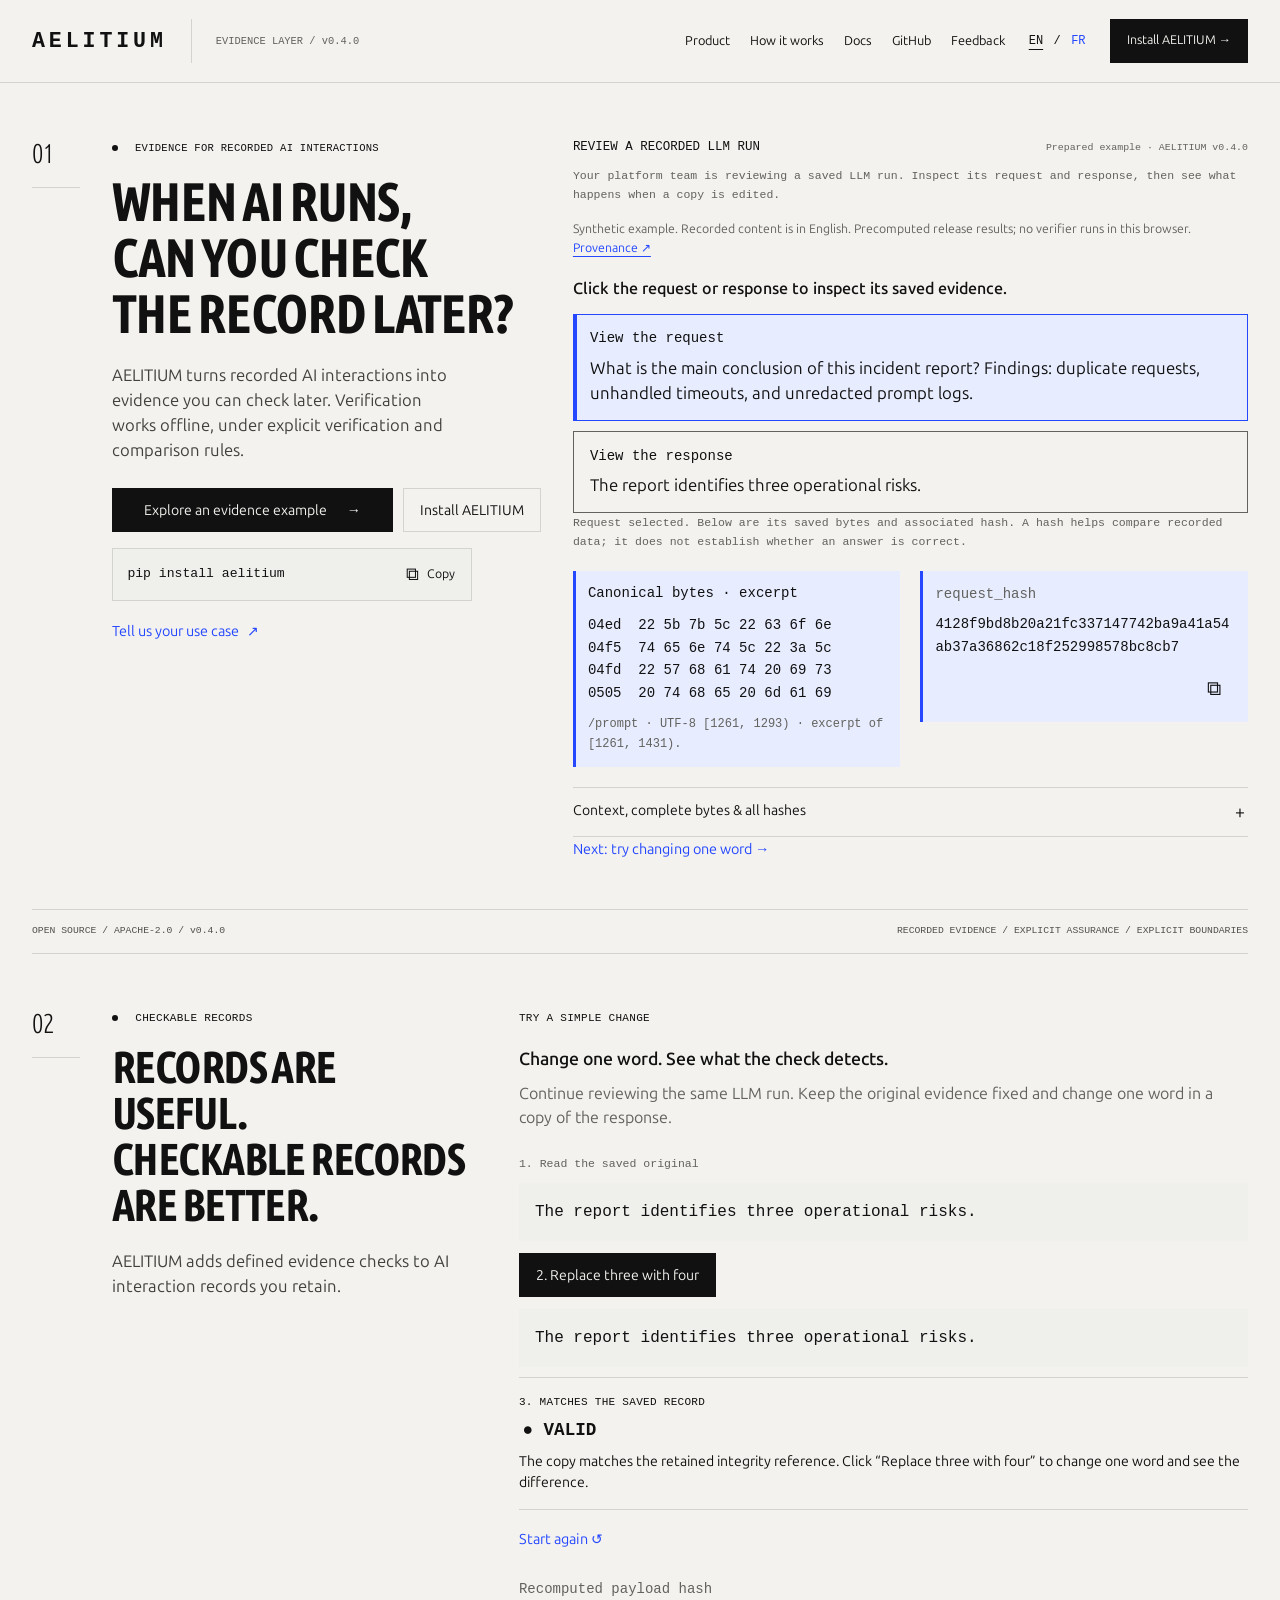
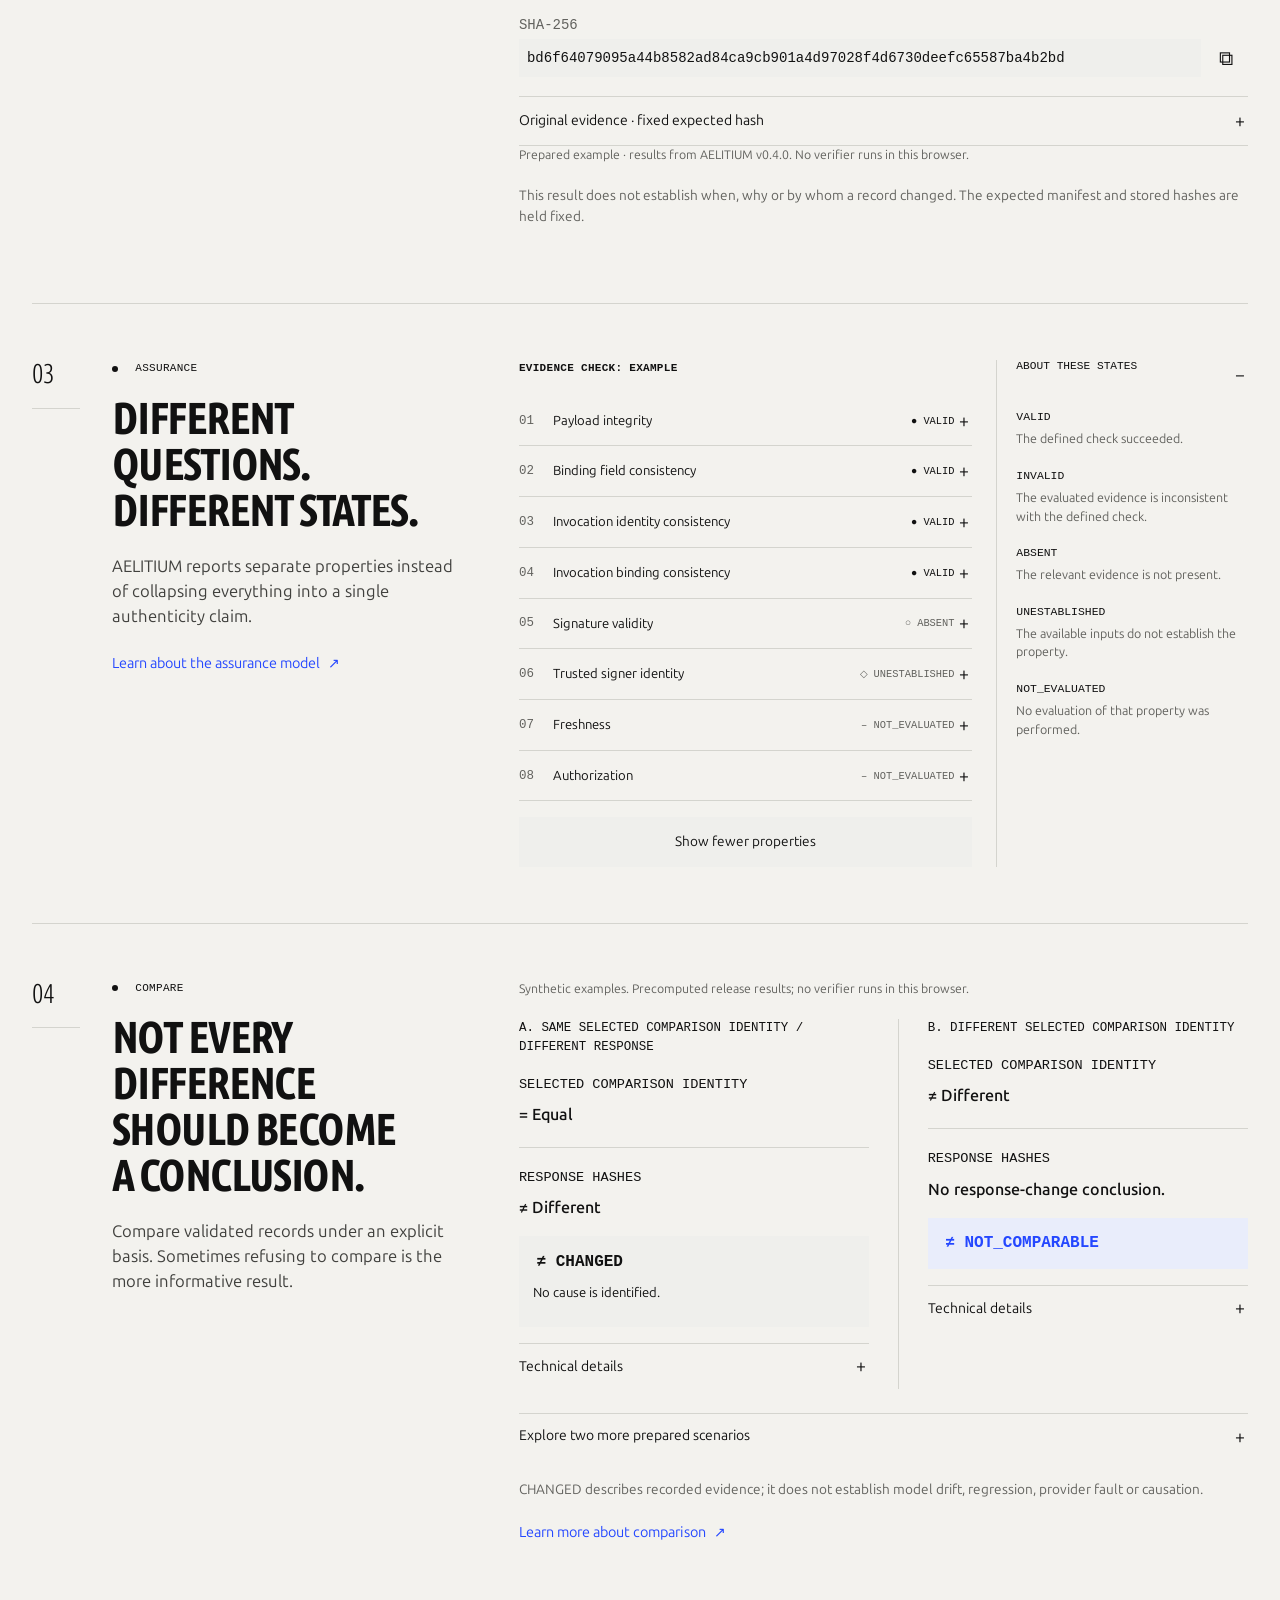
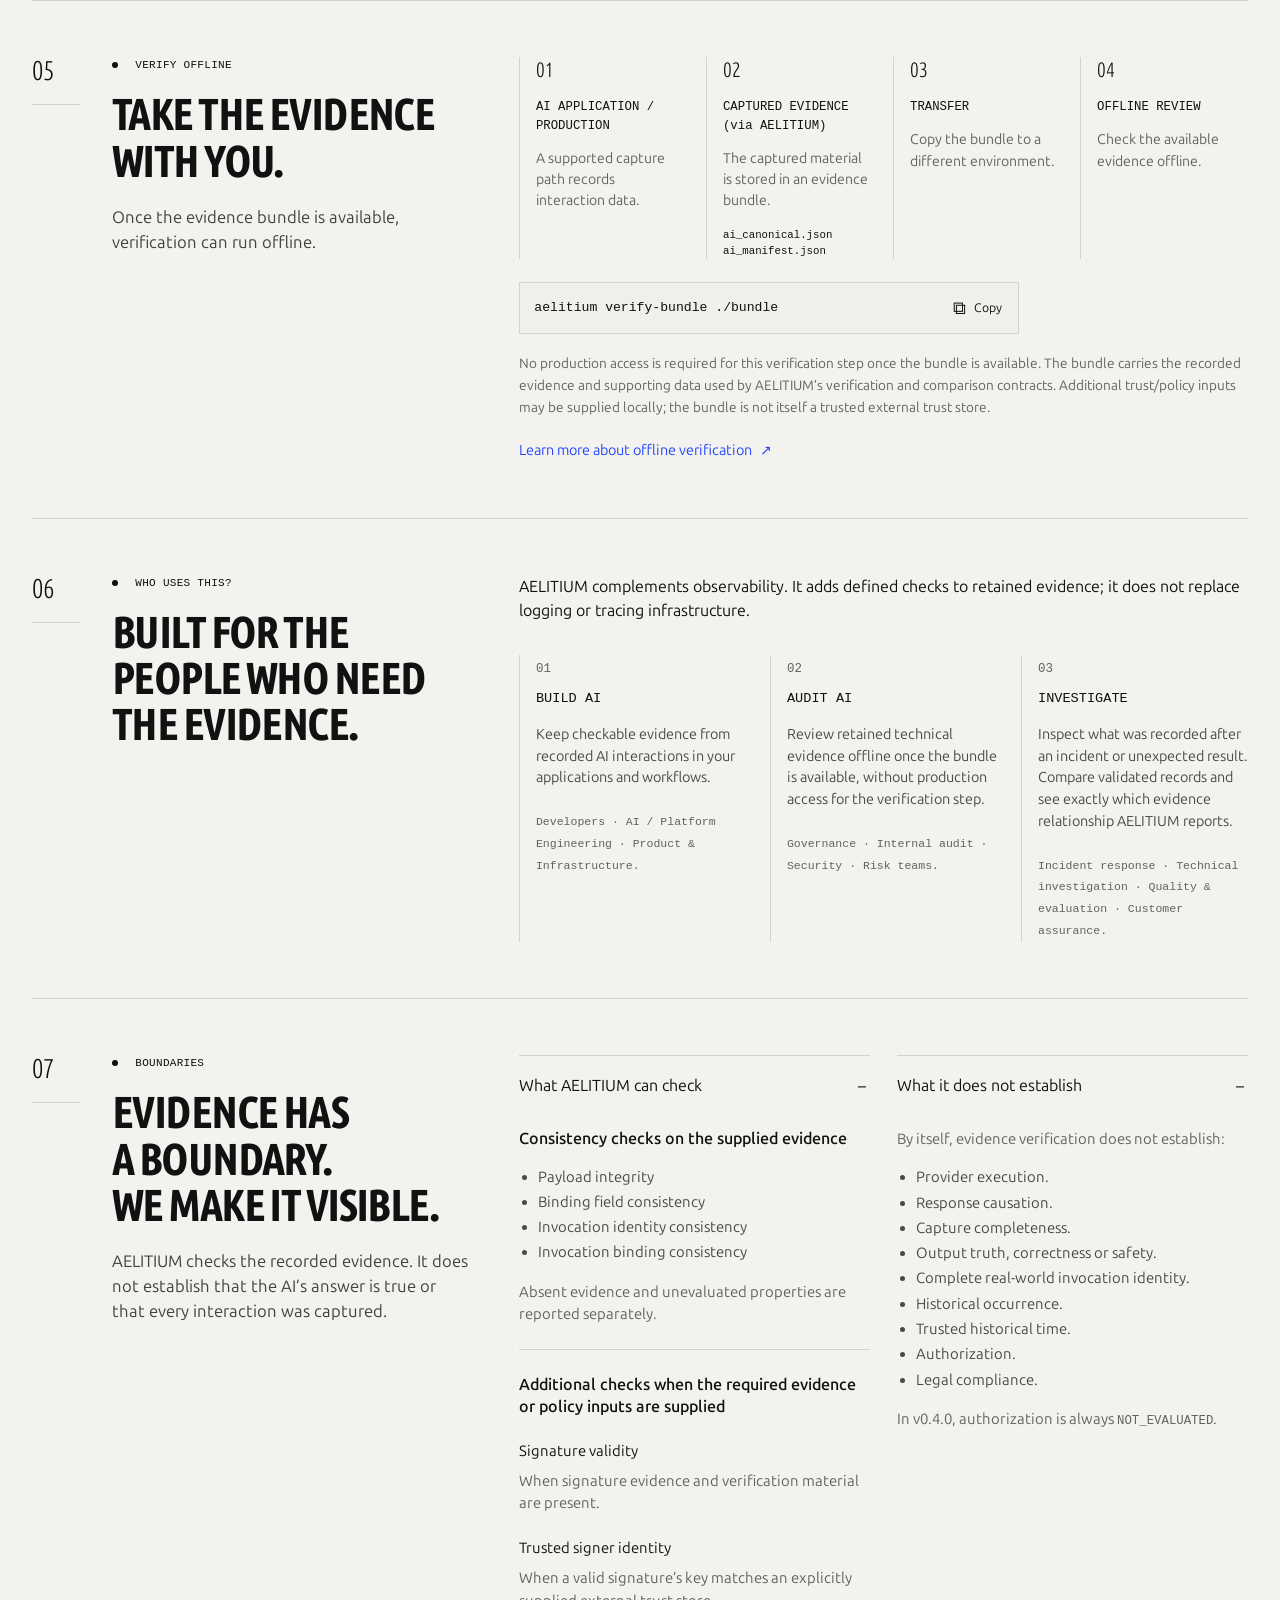
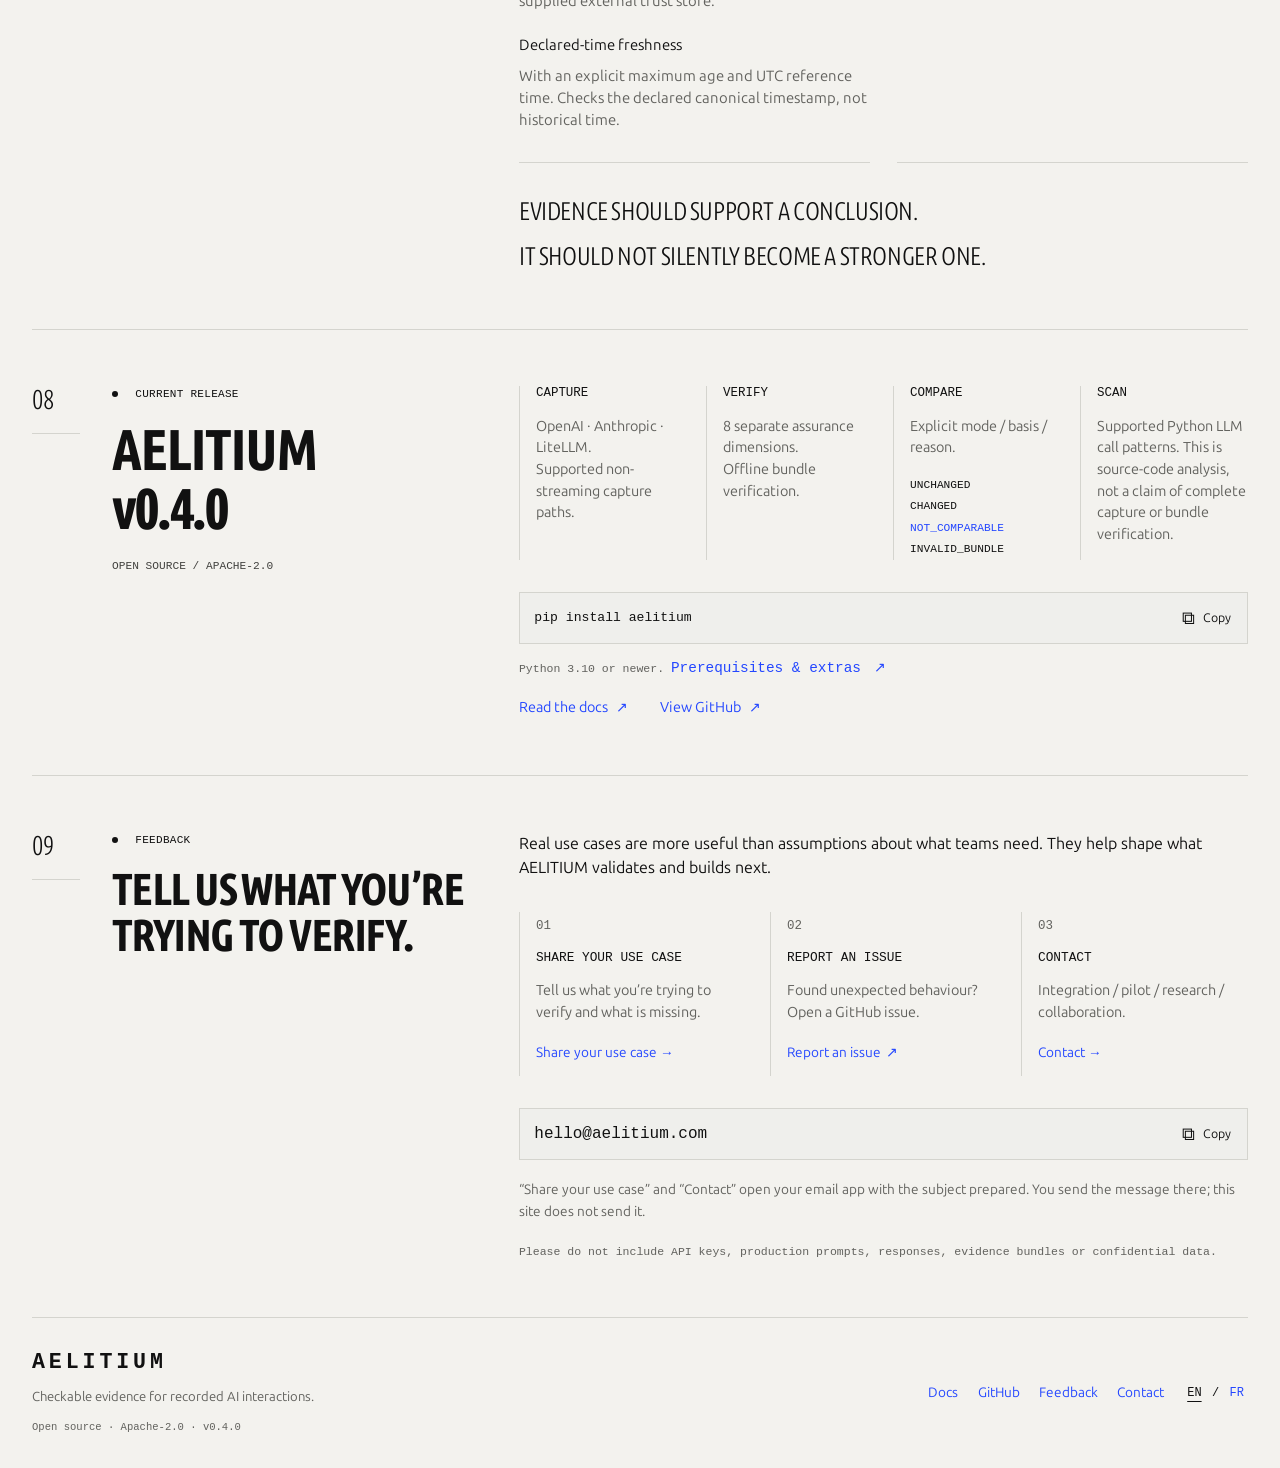
<file: index.html>
<!doctype html>
<html lang="en">
<head>
<meta charset="utf-8">
<meta name="viewport" content="width=device-width, initial-scale=1">
<title>AELITIUM: Checkable evidence for recorded AI interactions</title>
<meta name="description" content="Check retained AI interaction evidence offline, with explicit verification rules, separate assurance states and comparison boundaries. AELITIUM v0.4.0.">
<link rel="canonical" href="https://aelitium.com/">
<link rel="alternate" hreflang="en" href="https://aelitium.com/">
<link rel="alternate" hreflang="fr" href="https://aelitium.com/fr/">
<link rel="alternate" hreflang="x-default" href="https://aelitium.com/">
<link rel="icon" href="/assets/favicon.svg" type="image/svg+xml">
<link rel="stylesheet" href="/assets/site.css">
<script src="/assets/site.js?v=guided-20260926" defer>
</script>
</head>
<body id="top">
<a class="skip-link" href="#main">Skip to content</a>
<header class="site-header">
<div class="header-inner">
<a class="wordmark" href="#top">AELITIUM</a>
<span class="header-meta">EVIDENCE LAYER / v0.4.0</span>
<button type="button" id="menu-toggle" aria-controls="site-nav" aria-expanded="false" hidden>Menu <span aria-hidden="true">☰</span>
</button>
<nav id="site-nav" aria-label="Main navigation">
<a href="#product">Product</a>
<a href="#records">How it works</a>
<a href="https://github.com/aelitium-dev/aelitium-v3/tree/v0.4.0/docs">Docs</a>
<a href="https://github.com/aelitium-dev/aelitium-v3">GitHub</a>
<a href="#feedback">Feedback</a>
<div class="languages" aria-label="Language">
<a href="/" lang="en" hreflang="en" aria-current=page>EN</a>
<span aria-hidden="true">/</span>
<a href="/fr/" lang="fr" hreflang="fr" >FR</a>
</div>
<a class="button primary nav-install" href="#release">Install AELITIUM →</a>
</nav>
</div>
</header>
<main id="main" tabindex="-1">
<section class="chapter hero" id="product" aria-labelledby="product-title">
<div class="chapter-number" aria-hidden="true">01</div>
<div class="chapter-intro">
<p class="eyebrow">
<span class="mobile-number">01 / </span>Evidence for recorded AI interactions</p>
<h1 id="product-title">WHEN AI RUNS,<br>CAN YOU CHECK<br>THE RECORD LATER?</h1>
<p class="intro">AELITIUM turns recorded AI interactions into evidence you can check later. Verification works offline, under explicit verification and comparison rules.</p>
<div class="actions">
<a class="button primary" id="explore" href="#inspector">Explore an evidence example <span aria-hidden="true">→</span>
</a>
<a class="button" href="#release">Install AELITIUM</a>
</div>
<div class="copy-group">
<div class="command">
<code id="hero-install" tabindex="0">pip install aelitium</code>
<button type="button" data-copy-target="hero-install" aria-label="Copy command">
<span aria-hidden="true">⧉</span> Copy</button>
</div>
<p class="copy-status" role="status">
</p>
</div>
<a class="text-link" href="#feedback">Tell us your use case <span aria-hidden="true">↗</span>
</a>
</div>
<div class="chapter-body">
<div class="inspector" id="inspector">
<div class="panel-heading">
<h2>Review a recorded LLM run</h2>
<span class="micro">Prepared example · AELITIUM v0.4.0</span>
</div>
<p class="micro example-context">Your platform team is reviewing a saved LLM run. Inspect its request and response, then see what happens when a copy is edited.</p>
<p class="example-note">Synthetic example. Recorded content is in English. Precomputed release results; no verifier runs in this browser. <a href="/assets/examples/provenance.json">Provenance ↗</a>
</p>
<p class="connection-status" role="status">Example data not connected</p>
<div class="inspector-steps">
 <details class="inspector-step" open>
<summary>
<span class="step-index">01</span> Recorded interaction</summary>
<p class="micro">Recorded request, response and context. Select a field.</p>
<div class="record-fields">
<button type="button" class="record-field" data-field="request" aria-pressed="false" disabled>
<span class="field-label">Request</span>
<span data-record="request">—</span>
</button>
<button type="button" class="record-field" data-field="response" aria-pressed="false" disabled>
<span class="field-label">Response</span>
<span data-record="response">—</span>
</button>
<button type="button" class="record-field" data-field="model" aria-pressed="false" disabled>
<span class="field-label">Model</span>
<span data-record="model">—</span>
</button>
<button type="button" class="record-field" data-field="parameters" aria-pressed="false" disabled>
<span class="field-label">Parameters</span>
<span data-record="parameters">—</span>
</button>
<button type="button" class="record-field" data-field="time" aria-pressed="false" disabled>
<span class="field-label">Recorded at</span>
<span data-record="time">—</span>
</button>
</div>
</details>
 <details class="inspector-step" id="canonical-step">
<summary>
<span class="step-index">02</span> Canonical evidence</summary>
<p class="micro">ai_canonical.json · UTF-8</p>
<div id="byte-grid" class="byte-grid" tabindex="0" role="region" aria-label="Serialized byte matrix">
</div>
<p id="byte-selection" class="micro" role="status">Select a recorded field to inspect its serialized bytes.</p>
<details class="explanation">
<summary>How this evidence is built</summary>
<p>This matrix shows the complete canonical payload of record-a, excluding the final file newline. Highlighted ranges are exact UTF-8 offsets of serialized top-level values, not digest bytes.</p>
<p>Request selects /prompt, a JSON string containing recorded messages. No additional parameters were supplied in this example; that selection has no byte range.</p>
<a class="text-link" href="/assets/examples/record-a/ai_canonical.json">Read the source object <span aria-hidden="true">↗</span>
</a>
</details>
</details>
 <details class="inspector-step" id="derived-step">
<summary>
<span class="step-index">03</span> Derived evidence</summary>
<p class="micro">Hashes derived from defined recorded inputs.</p>
<div id="derived-hashes">
</div>
<details class="explanation">
<summary>What do these hashes cover?</summary>
<dl class="coverage">
<dt>ai_hash_sha256</dt>
<dd>Complete canonical payload; the payload integrity reference in ai_manifest.json.</dd>
<dt>request_hash</dt>
<dd>Selected recorded model and messages.</dd>
<dt>response_hash</dt>
<dd>Selected recorded response content and model.</dd>
<dt>invocation_identity_hash</dt>
<dd>Versioned format, surface, mode and selected request fields. This is not complete real-world invocation identity.</dd>
</dl>
</details>
</details>
</div>
</div>
</div>
</section>
<div class="metadata-strip">
<span>OPEN SOURCE / APACHE-2.0 / v0.4.0</span>
<span>RECORDED EVIDENCE / EXPLICIT ASSURANCE / EXPLICIT BOUNDARIES</span>
</div>
<section class="chapter " id="records" aria-labelledby="records-title">
<div class="chapter-number" aria-hidden="true">02</div>
<div class="chapter-intro">
<p class="eyebrow">
<span class="mobile-number">02 / </span>Checkable records</p>
<h2 id="records-title">RECORDS ARE USEFUL.<br>CHECKABLE RECORDS ARE BETTER.</h2>
<p class="intro">AELITIUM adds defined evidence checks to AI interaction records you retain.</p>
</div>
<div class="chapter-body">
<p class="eyebrow">Try a simple change</p>
<h3>What happens if a retained value no longer matches?</h3>
<p class="">Change the recorded response in this prepared example to see the recorded check result.</p>
<div class="modify-grid">
<div>
<h4>Stored evidence</h4>
<p class="micro">Recorded response</p>
<div class="sample-text" lang="en">The report identifies three operational risks.</div>
<p class="micro">Expected payload hash</p>
<div id="expected-hash">—</div>
</div>
<div>
<h4>Inspected payload</h4>
<label class="micro" for="modify-choice">Prepared response</label>
<select id="modify-choice" disabled>
<option value="record-a">Original: three operational risks</option>
<option value="record-a-modified">Modified: four operational risks</option>
</select>
<div class="sample-text" id="modified-response" lang="en">The report identifies three operational risks.</div>
<p class="micro">Recomputed payload hash</p>
<div id="recomputed-hash">—</div>
</div>
</div>
<div class="result-panel" aria-live="polite">
<p class="eyebrow">Payload integrity</p>
<strong class="verdict" data-state="UNAVAILABLE" id="modify-state">Example data not connected</strong>
<p id="modify-explanation">
</p>
<p class="micro" id="modify-reason">
</p>
</div>
<button type="button" class="text-button" id="reset-example" disabled>Reset example ↺</button>
<p class="boundary">This result does not establish when, why or by whom a record changed. The expected manifest and stored hashes are held fixed.</p>
</div>
</section>
<section class="chapter " id="assurance" aria-labelledby="assurance-title">
<div class="chapter-number" aria-hidden="true">03</div>
<div class="chapter-intro">
<p class="eyebrow">
<span class="mobile-number">03 / </span>Assurance</p>
<h2 id="assurance-title">DIFFERENT QUESTIONS.<br>DIFFERENT STATES.</h2>
<p class="intro">AELITIUM reports separate properties instead of collapsing everything into a single authenticity claim.</p>
<a class="text-link" href="https://github.com/aelitium-dev/aelitium-v3/blob/v0.4.0/docs/TRUST_BOUNDARY.md">Learn about the assurance model <span aria-hidden="true">↗</span>
</a>
</div>
<div class="chapter-body">
<p class="connection-status" data-assurance-availability role="status">Example data not connected</p>
<div class="assurance-layout">
<div>
<h3 class="eyebrow">Evidence check: example</h3>
<details class="assurance-row">
<summary>
<span class="row-number">01</span>
<span>Payload integrity</span>
<code class="property-state" data-state="UNAVAILABLE" data-property="payload_integrity">—</code>
</summary>
<div class="assurance-description">
<code>payload_integrity</code>
<p data-property-description="payload_integrity" hidden>The canonical payload matches the retained manifest hash.</p>
</div>
</details>
<details class="assurance-row">
<summary>
<span class="row-number">02</span>
<span>Binding field consistency</span>
<code class="property-state" data-state="UNAVAILABLE" data-property="binding_field_consistency">—</code>
</summary>
<div class="assurance-description">
<code>binding_field_consistency</code>
<p data-property-description="binding_field_consistency" hidden>Stored request, response and binding hash fields are consistent.</p>
</div>
</details>
<details class="assurance-row">
<summary>
<span class="row-number">03</span>
<span>Invocation identity consistency</span>
<code class="property-state" data-state="UNAVAILABLE" data-property="invocation_identity_consistency">—</code>
</summary>
<div class="assurance-description">
<code>invocation_identity_consistency</code>
<p data-property-description="invocation_identity_consistency" hidden>Stored invocation fields match their versioned identity hash.</p>
</div>
</details>
<details class="assurance-row">
<summary>
<span class="row-number">04</span>
<span>Invocation binding consistency</span>
<code class="property-state" data-state="UNAVAILABLE" data-property="invocation_binding_consistency">—</code>
</summary>
<div class="assurance-description">
<code>invocation_binding_consistency</code>
<p data-property-description="invocation_binding_consistency" hidden>Stored invocation identity and response hashes match their binding.</p>
</div>
</details>
<div id="extra-properties">
<details class="assurance-row">
<summary>
<span class="row-number">05</span>
<span>Signature validity</span>
<code class="property-state" data-state="UNAVAILABLE" data-property="signature_validity">—</code>
</summary>
<div class="assurance-description">
<code>signature_validity</code>
<p data-property-description="signature_validity" hidden>This prepared bundle contains no signature evidence.</p>
</div>
</details>
<details class="assurance-row">
<summary>
<span class="row-number">06</span>
<span>Trusted signer identity</span>
<code class="property-state" data-state="UNAVAILABLE" data-property="trusted_signer_identity">—</code>
</summary>
<div class="assurance-description">
<code>trusted_signer_identity</code>
<p data-property-description="trusted_signer_identity" hidden>No trusted signer identity is established by these inputs.</p>
</div>
</details>
<details class="assurance-row">
<summary>
<span class="row-number">07</span>
<span>Freshness</span>
<code class="property-state" data-state="UNAVAILABLE" data-property="freshness">—</code>
</summary>
<div class="assurance-description">
<code>freshness</code>
<p data-property-description="freshness" hidden>No explicit declared-time freshness policy was supplied.</p>
</div>
</details>
<details class="assurance-row">
<summary>
<span class="row-number">08</span>
<span>Authorization</span>
<code class="property-state" data-state="UNAVAILABLE" data-property="authorization">—</code>
</summary>
<div class="assurance-description">
<code>authorization</code>
<p data-property-description="authorization" hidden>Not evaluated in v0.4.0.</p>
</div>
</details>
</div>
<button type="button" id="toggle-properties" class="wide-button" aria-controls="extra-properties" aria-expanded="true" hidden>Show fewer properties</button>
</div>
<details class="states">
<summary>About these states</summary>
<dl>
<div>
<dt>
<code>VALID</code>
</dt>
<dd>The defined check succeeded.</dd>
</div>
<div>
<dt>
<code>INVALID</code>
</dt>
<dd>The evaluated evidence is inconsistent with the defined check.</dd>
</div>
<div>
<dt>
<code>ABSENT</code>
</dt>
<dd>The relevant evidence is not present.</dd>
</div>
<div>
<dt>
<code>UNESTABLISHED</code>
</dt>
<dd>The available inputs do not establish the property.</dd>
</div>
<div>
<dt>
<code>NOT_EVALUATED</code>
</dt>
<dd>No evaluation of that property was performed.</dd>
</div>
</dl>
</details>
</div>
</div>
</section>
<section class="chapter " id="compare" aria-labelledby="compare-title">
<div class="chapter-number" aria-hidden="true">04</div>
<div class="chapter-intro">
<p class="eyebrow">
<span class="mobile-number">04 / </span>Compare</p>
<h2 id="compare-title">NOT EVERY DIFFERENCE SHOULD BECOME A CONCLUSION.</h2>
<p class="intro">Compare validated records under an explicit basis. Sometimes refusing to compare is the more informative result.</p>
</div>
<div class="chapter-body">
<p class="example-note">Synthetic examples. Precomputed release results; no verifier runs in this browser.</p>
<div class="comparisons">
<article class="comparison" data-comparison="changed">
<h3>A. Same selected comparison identity / different response</h3>
<div class="compare-hashes">
</div>
<div class="compare-result" aria-live="polite">
<strong class="verdict" data-state="UNAVAILABLE">Example data not connected</strong>
</div>
</article>
<article class="comparison" data-comparison="not-comparable">
<h3>B. Different selected comparison identity</h3>
<div class="compare-hashes">
</div>
<div class="compare-result" aria-live="polite">
<strong class="verdict" data-state="UNAVAILABLE">Example data not connected</strong>
</div>
</article>
</div>
<details class="other-scenarios">
<summary>Explore two more prepared scenarios</summary>
<label for="compare-choice">Select an example</label>
<select id="compare-choice" disabled>
<option value="unchanged">UNCHANGED</option>
<option value="invalid">INVALID_BUNDLE</option>
</select>
<article class="comparison" data-comparison="extra">
<h3>Selected example</h3>
<div class="compare-hashes">
</div>
<div class="compare-result" aria-live="polite">
<strong class="verdict" data-state="UNAVAILABLE">Example data not connected</strong>
</div>
</article>
</details>
<p class="boundary">CHANGED describes recorded evidence; it does not establish model drift, regression, provider fault or causation.</p>
<a class="text-link" href="https://github.com/aelitium-dev/aelitium-v3/blob/v0.4.0/README.md#compare-validated-recorded-evidence">Learn more about comparison <span aria-hidden="true">↗</span>
</a>
</div>
</section>
<section class="chapter " id="offline" aria-labelledby="offline-title">
<div class="chapter-number" aria-hidden="true">05</div>
<div class="chapter-intro">
<p class="eyebrow">
<span class="mobile-number">05 / </span>Verify offline</p>
<h2 id="offline-title">TAKE THE EVIDENCE WITH YOU.</h2>
<p class="intro">Once the evidence bundle is available, verification can run offline.</p>
</div>
<div class="chapter-body">
<ol class="offline-flow">
<li>
<span class="step-index">01</span>
<h3>AI APPLICATION / PRODUCTION</h3>
<p>A supported capture path records interaction data.</p>
</li>
<li>
<span class="step-index">02</span>
<h3>CAPTURED EVIDENCE (via AELITIUM)</h3>
<p>The captured material is stored in an evidence bundle.</p>
<div class="file-pair">
<code>ai_canonical.json</code>
<code>ai_manifest.json</code>
</div>
</li>
<li>
<span class="step-index">03</span>
<h3>TRANSFER</h3>
<p>Copy the bundle to a different environment.</p>
</li>
<li>
<span class="step-index">04</span>
<h3>OFFLINE REVIEW</h3>
<p>Check the available evidence offline.</p>
</li>
</ol>
<div class="copy-group">
<div class="command">
<code id="verify-command" tabindex="0">aelitium verify-bundle ./bundle</code>
<button type="button" data-copy-target="verify-command" aria-label="Copy command">
<span aria-hidden="true">⧉</span> Copy</button>
</div>
<p class="copy-status" role="status">
</p>
</div>
<p class="boundary">No production access is required for this verification step once the bundle is available. The bundle carries the recorded evidence and supporting data used by AELITIUM’s verification and comparison contracts. Additional trust/policy inputs may be supplied locally; the bundle is not itself a trusted external trust store.</p>
<a class="text-link" href="https://github.com/aelitium-dev/aelitium-v3/blob/v0.4.0/docs/AI_INTEGRITY_DEMO.md">Learn more about offline verification <span aria-hidden="true">↗</span>
</a>
</div>
</section>
<section class="chapter " id="use" aria-labelledby="use-title">
<div class="chapter-number" aria-hidden="true">06</div>
<div class="chapter-intro">
<p class="eyebrow">
<span class="mobile-number">06 / </span>Who uses this?</p>
<h2 id="use-title">BUILT FOR THE PEOPLE WHO NEED THE EVIDENCE.</h2>
</div>
<div class="chapter-body">
<p class="">AELITIUM complements observability. It adds defined checks to retained evidence; it does not replace logging or tracing infrastructure.</p>
<div class="use-grid">
<article>
<span class="row-number">01</span>
<h3>BUILD AI</h3>
<p>Keep checkable evidence from recorded AI interactions in your applications and workflows.</p>
<p class="micro audience">Developers · AI / Platform Engineering · Product & Infrastructure.</p>
</article>
<article>
<span class="row-number">02</span>
<h3>AUDIT AI</h3>
<p>Review retained technical evidence offline once the bundle is available, without production access for the verification step.</p>
<p class="micro audience">Governance · Internal audit · Security · Risk teams.</p>
</article>
<article>
<span class="row-number">03</span>
<h3>INVESTIGATE</h3>
<p>Inspect what was recorded after an incident or unexpected result. Compare validated records and see exactly which evidence relationship AELITIUM reports.</p>
<p class="micro audience">Incident response · Technical investigation · Quality & evaluation · Customer assurance.</p>
</article>
</div>
</div>
</section>
<section class="chapter " id="boundaries" aria-labelledby="boundaries-title">
<div class="chapter-number" aria-hidden="true">07</div>
<div class="chapter-intro">
<p class="eyebrow">
<span class="mobile-number">07 / </span>Boundaries</p>
<h2 id="boundaries-title">EVIDENCE HAS A BOUNDARY.<br>WE MAKE IT VISIBLE.</h2>
<p class="intro">AELITIUM checks the recorded evidence. It does not establish that the AI’s answer is true or that every interaction was captured.</p>
</div>
<div class="chapter-body">
<div class="boundaries">
<details>
<summary>What AELITIUM can check</summary>
<div class="disclosure-body">
<h3>Consistency checks on the supplied evidence</h3>
<ul>
<li>Payload integrity</li>
<li>Binding field consistency</li>
<li>Invocation identity consistency</li>
<li>Invocation binding consistency</li>
</ul>
<p class="">Absent evidence and unevaluated properties are reported separately.</p>
<h3>Additional checks when the required evidence or policy inputs are supplied</h3>
<dl class="conditions">
<dt>Signature validity</dt>
<dd>When signature evidence and verification material are present.</dd>
<dt>Trusted signer identity</dt>
<dd>When a valid signature’s key matches an explicitly supplied external trust store.</dd>
<dt>Declared-time freshness</dt>
<dd>With an explicit maximum age and UTC reference time. Checks the declared canonical timestamp, not historical time.</dd>
</dl>
</div>
</details>
<details>
<summary>What it does not establish</summary>
<div class="disclosure-body">
<p>By itself, evidence verification does not establish:</p>
<ul>
<li>Provider execution.</li>
<li>Response causation.</li>
<li>Capture completeness.</li>
<li>Output truth, correctness or safety.</li>
<li>Complete real-world invocation identity.</li>
<li>Historical occurrence.</li>
<li>Trusted historical time.</li>
<li>Authorization.</li>
<li>Legal compliance.</li>
</ul>
<p>In v0.4.0, authorization is always <code>NOT_EVALUATED</code>.</p>
</div>
</details>
</div>
<p class="closing">EVIDENCE SHOULD SUPPORT A CONCLUSION.<br>IT SHOULD NOT SILENTLY BECOME A STRONGER ONE.</p>
</div>
</section>
<section class="chapter " id="release" aria-labelledby="release-title">
<div class="chapter-number" aria-hidden="true">08</div>
<div class="chapter-intro">
<p class="eyebrow">
<span class="mobile-number">08 / </span>Current release</p>
<h2 id="release-title">AELITIUM<br>v0.4.0</h2>
<p class="intro">OPEN SOURCE / APACHE-2.0</p>
</div>
<div class="chapter-body">
<div class="release-grid">
<article>
<h3>CAPTURE</h3>
<p>OpenAI · Anthropic · LiteLLM.<br>Supported non-streaming capture paths.</p>
</article>
<article>
<h3>VERIFY</h3>
<p>8 separate assurance dimensions.<br>Offline bundle verification.</p>
</article>
<article>
<h3>COMPARE</h3>
<p>Explicit mode / basis / reason.</p>
<p class="machine-list">UNCHANGED<br>CHANGED<br>
<span class="blue">NOT_COMPARABLE</span>
<br>INVALID_BUNDLE</p>
</article>
<article>
<h3>SCAN</h3>
<p>Supported Python LLM call patterns. This is source-code analysis, not a claim of complete capture or bundle verification.</p>
</article>
</div>
<div class="copy-group">
<div class="command">
<code id="release-install" tabindex="0">pip install aelitium</code>
<button type="button" data-copy-target="release-install" aria-label="Copy command">
<span aria-hidden="true">⧉</span> Copy</button>
</div>
<p class="copy-status" role="status">
</p>
</div>
<p class="micro">Python 3.10 or newer. <a class="text-link" href="https://github.com/aelitium-dev/aelitium-v3/blob/v0.4.0/docs/INTEGRATION_CAPTURE.md">Prerequisites & extras <span aria-hidden="true">↗</span>
</a>
</p>
<div class="release-links">
<a class="text-link" href="https://github.com/aelitium-dev/aelitium-v3/tree/v0.4.0/docs">Read the docs <span aria-hidden="true">↗</span>
</a>
<a class="text-link" href="https://github.com/aelitium-dev/aelitium-v3">View GitHub <span aria-hidden="true">↗</span>
</a>
</div>
</div>
</section>
<section class="chapter " id="feedback" aria-labelledby="feedback-title">
<div class="chapter-number" aria-hidden="true">09</div>
<div class="chapter-intro">
<p class="eyebrow">
<span class="mobile-number">09 / </span>Feedback</p>
<h2 id="feedback-title">TELL US WHAT YOU’RE TRYING TO VERIFY.</h2>
</div>
<div class="chapter-body">
<p class="">Real use cases are more useful than assumptions about what teams need. They help shape what AELITIUM validates and builds next.</p>
<div class="feedback-grid">
<article>
<span class="row-number">01</span>
<h3>Share your use case</h3>
<p>Tell us what you’re trying to verify and what is missing.</p>
<a href="mailto:hello@aelitium.com?subject=%5BAELITIUM%20Feedback%5D" data-email="feedback" aria-describedby="email-client-note">Share your use case →</a>
</article>
<article>
<span class="row-number">02</span>
<h3>Report an issue</h3>
<p>Found unexpected behaviour? Open a GitHub issue.</p>
<a class="text-link" href="https://github.com/aelitium-dev/aelitium-v3/issues">Report an issue <span aria-hidden="true">↗</span>
</a>
</article>
<article id="contact">
<span class="row-number">03</span>
<h3>Contact</h3>
<p>Integration / pilot / research / collaboration.</p>
<a href="mailto:hello@aelitium.com?subject=%5BAELITIUM%20Contact%5D" data-email="contact" aria-describedby="email-client-note">Contact →</a>
</article>
</div>
<div class="copy-group">
<div class="command">
<code id="contact-email" tabindex="0">hello@aelitium.com</code>
<button type="button" data-copy-target="contact-email" aria-label="Copy email address">
<span aria-hidden="true">⧉</span> Copy</button>
</div>
<p class="copy-status" role="status"></p>
</div>
<p class="boundary" id="email-client-note">“Share your use case” and “Contact” open your email app with the subject prepared. You send the message there; this site does not send it.</p>
<p class="micro">Please do not include API keys, production prompts, responses, evidence bundles or confidential data.</p>
</div>
</section>
</main>
<footer class="site-footer">
<div>
<a class="wordmark" href="#top">AELITIUM</a>
<p>Checkable evidence for recorded AI interactions.</p>
<p class="micro">Open source · Apache-2.0 · v0.4.0</p>
</div>
<nav aria-label="Footer">
<a href="https://github.com/aelitium-dev/aelitium-v3/tree/v0.4.0/docs">Docs</a>
<a href="https://github.com/aelitium-dev/aelitium-v3">GitHub</a>
<a href="#feedback">Feedback</a>
<a href="mailto:hello@aelitium.com?subject=%5BAELITIUM%20Contact%5D" data-email="contact" aria-describedby="email-client-note">Contact</a>
<div class="languages" aria-label="Language">
<a href="/" lang="en" hreflang="en" aria-current=page>EN</a>
<span aria-hidden="true">/</span>
<a href="/fr/" lang="fr" hreflang="fr" >FR</a>
</div>
</nav>
</footer>
</body>
</html>
</file>
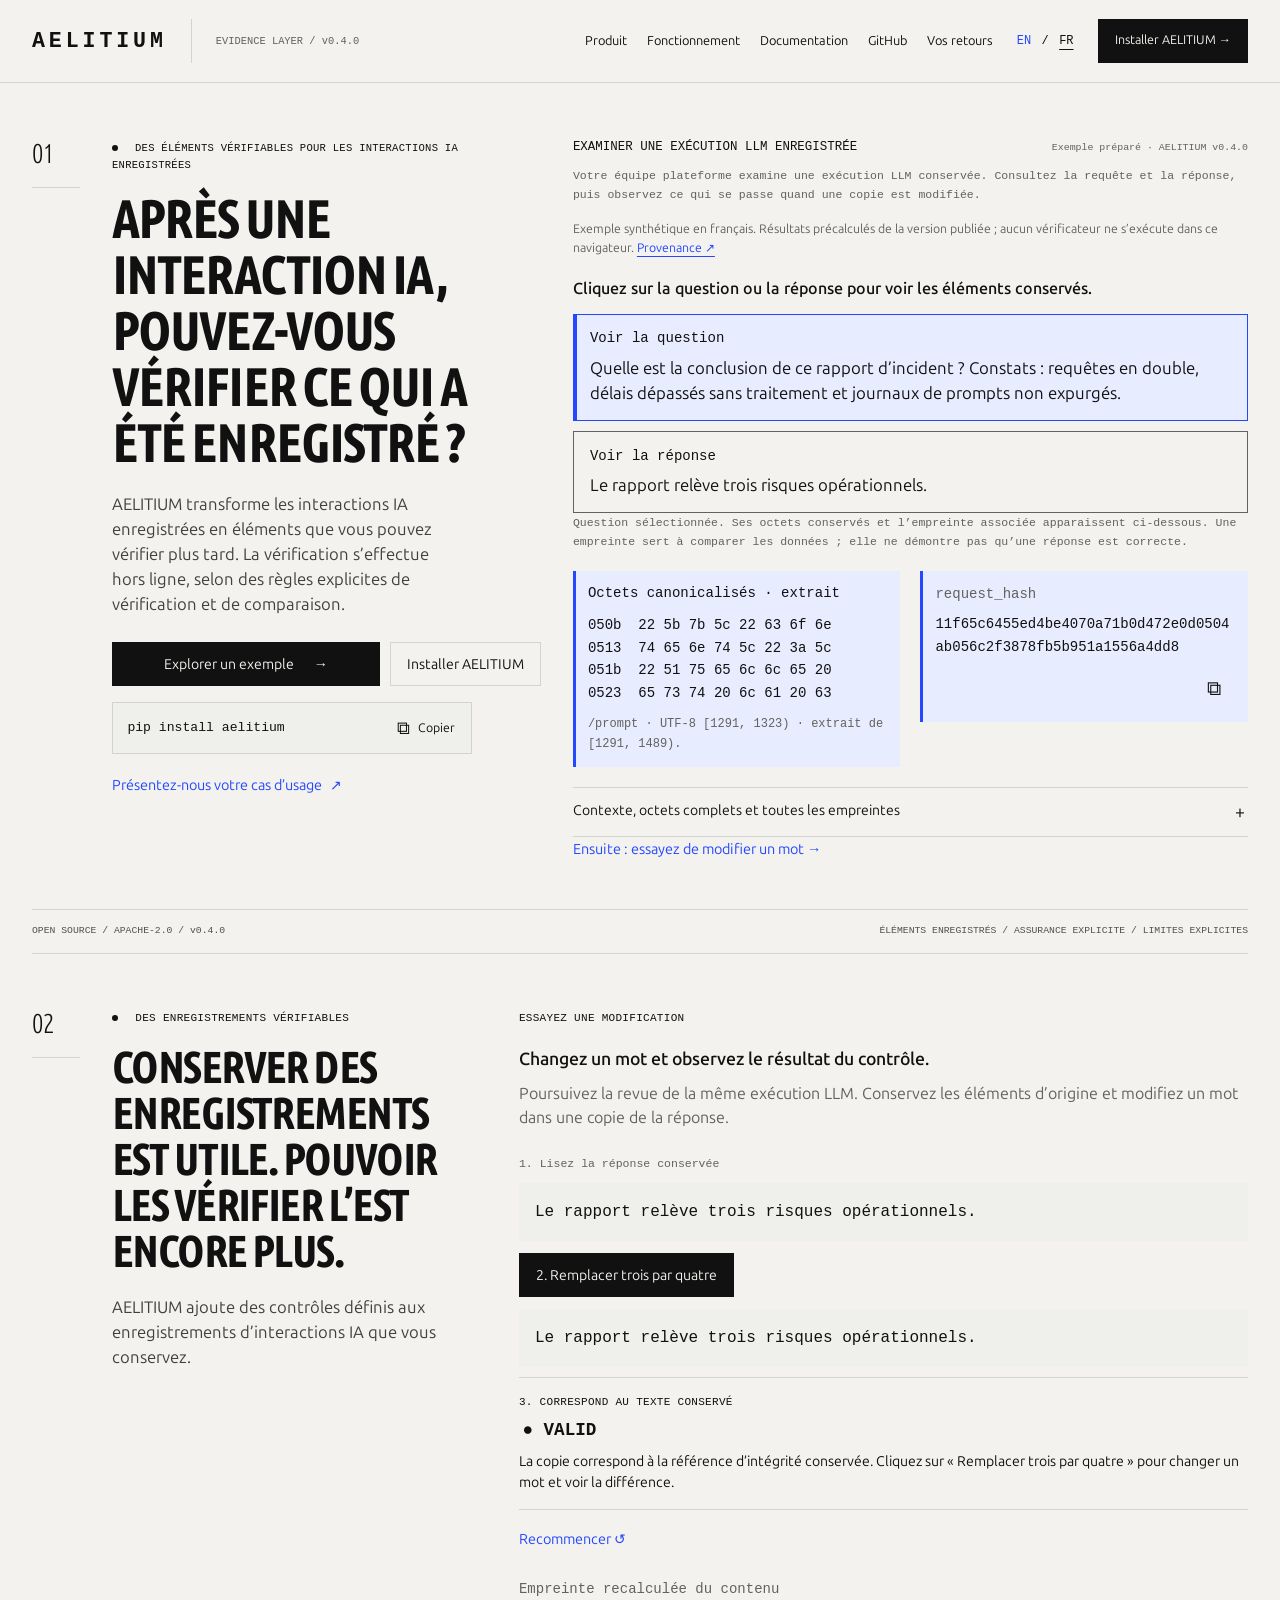
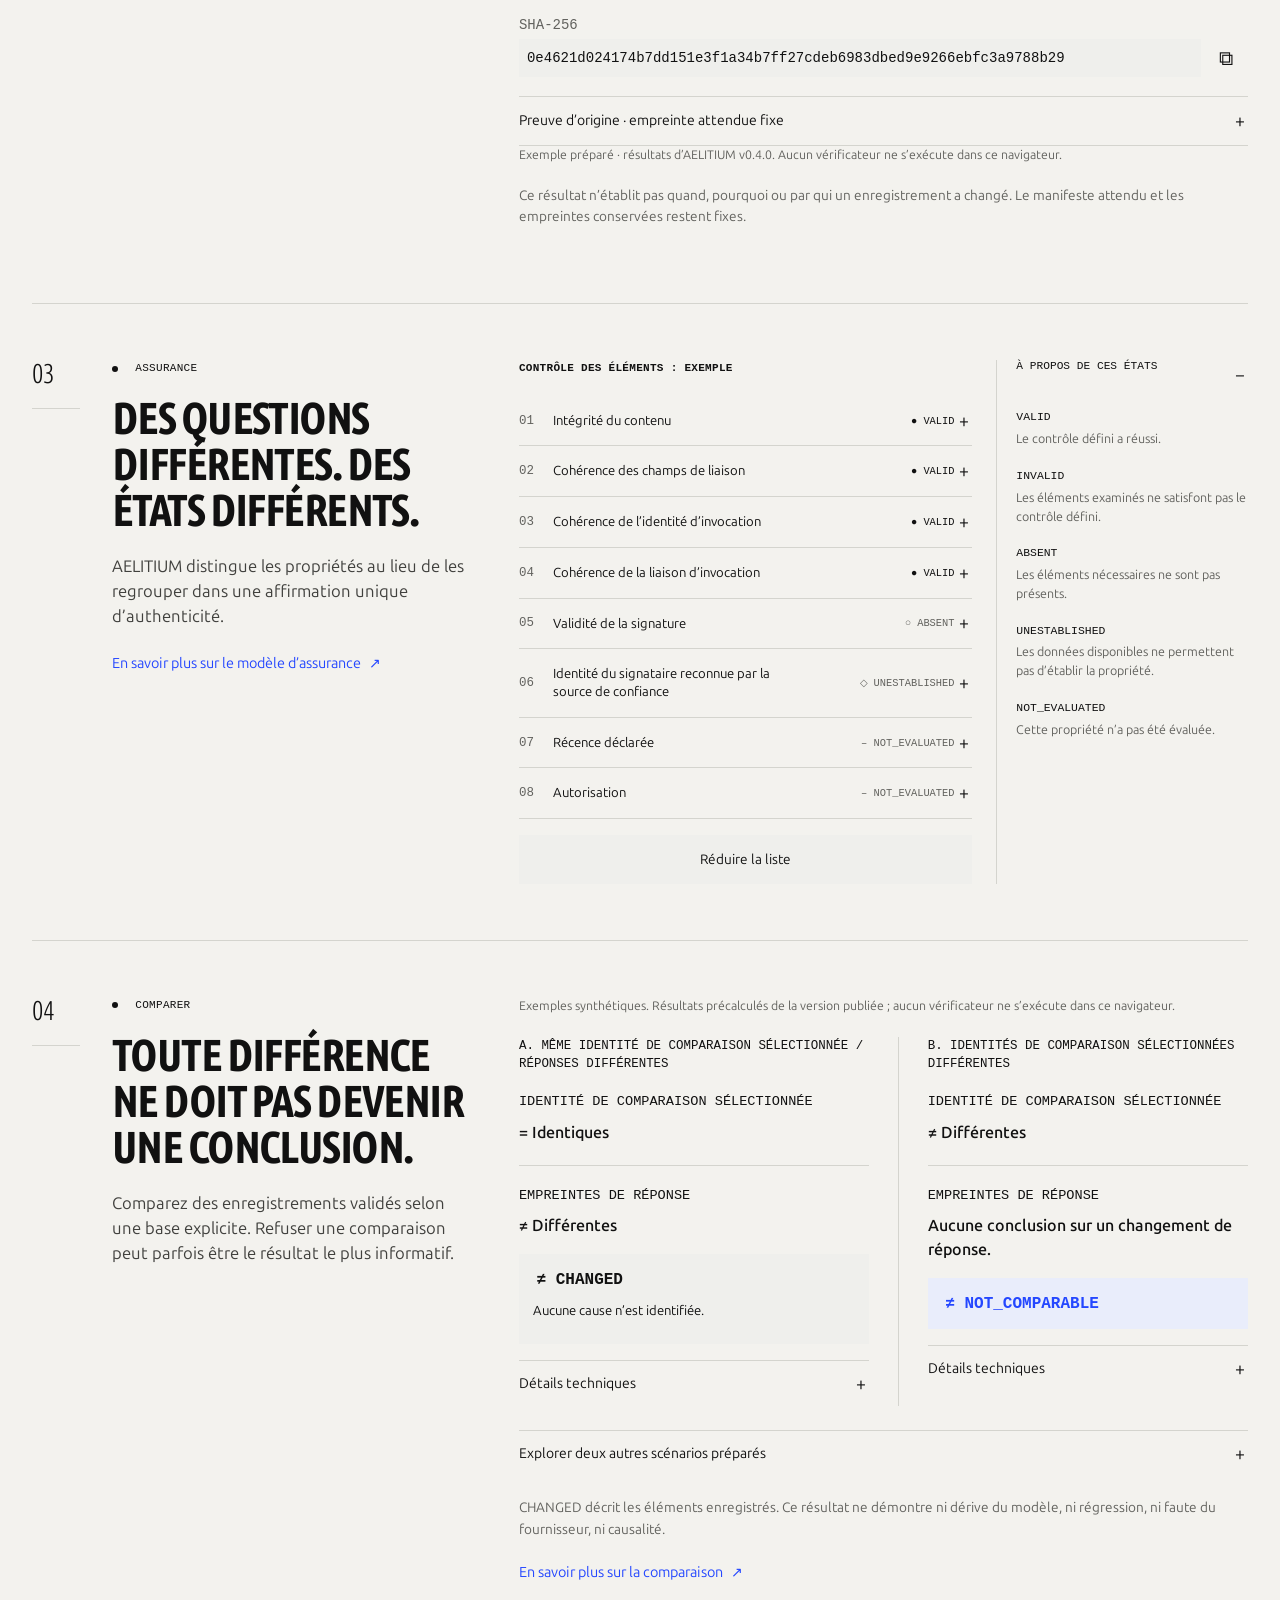
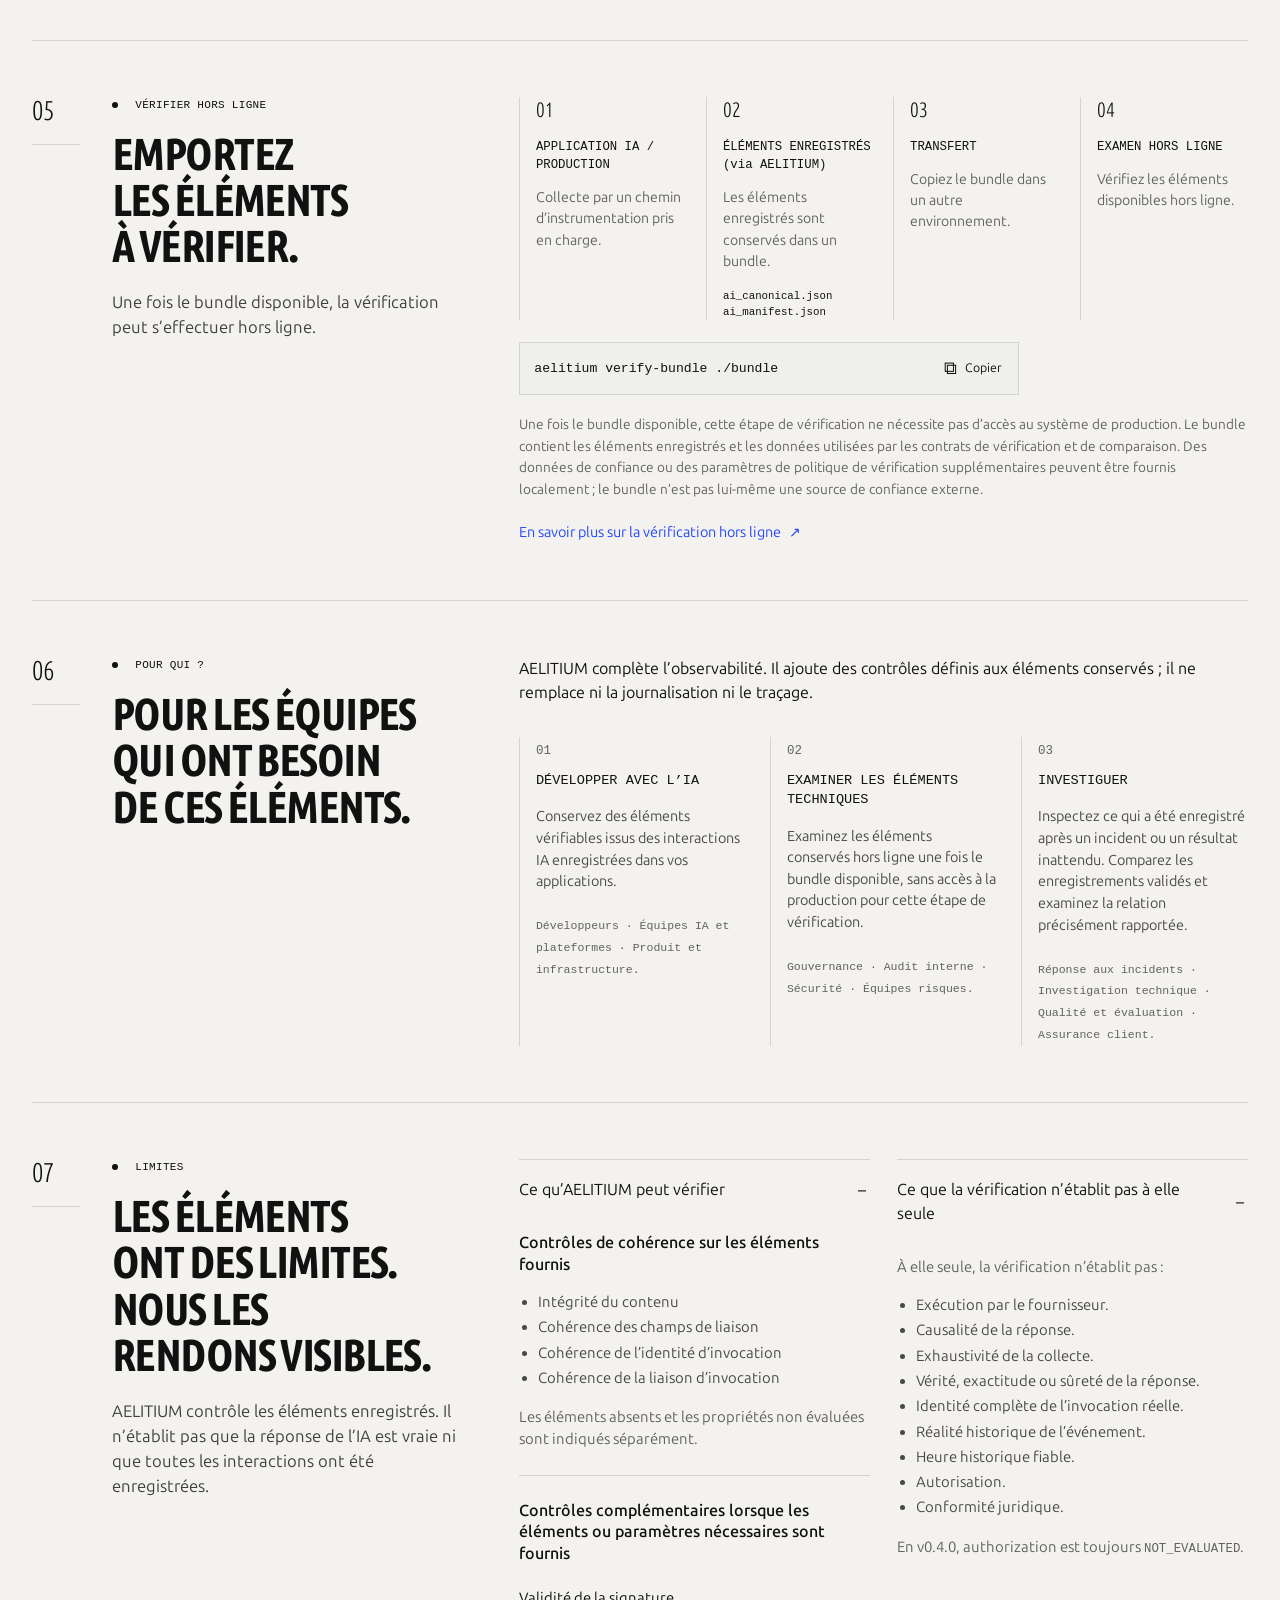
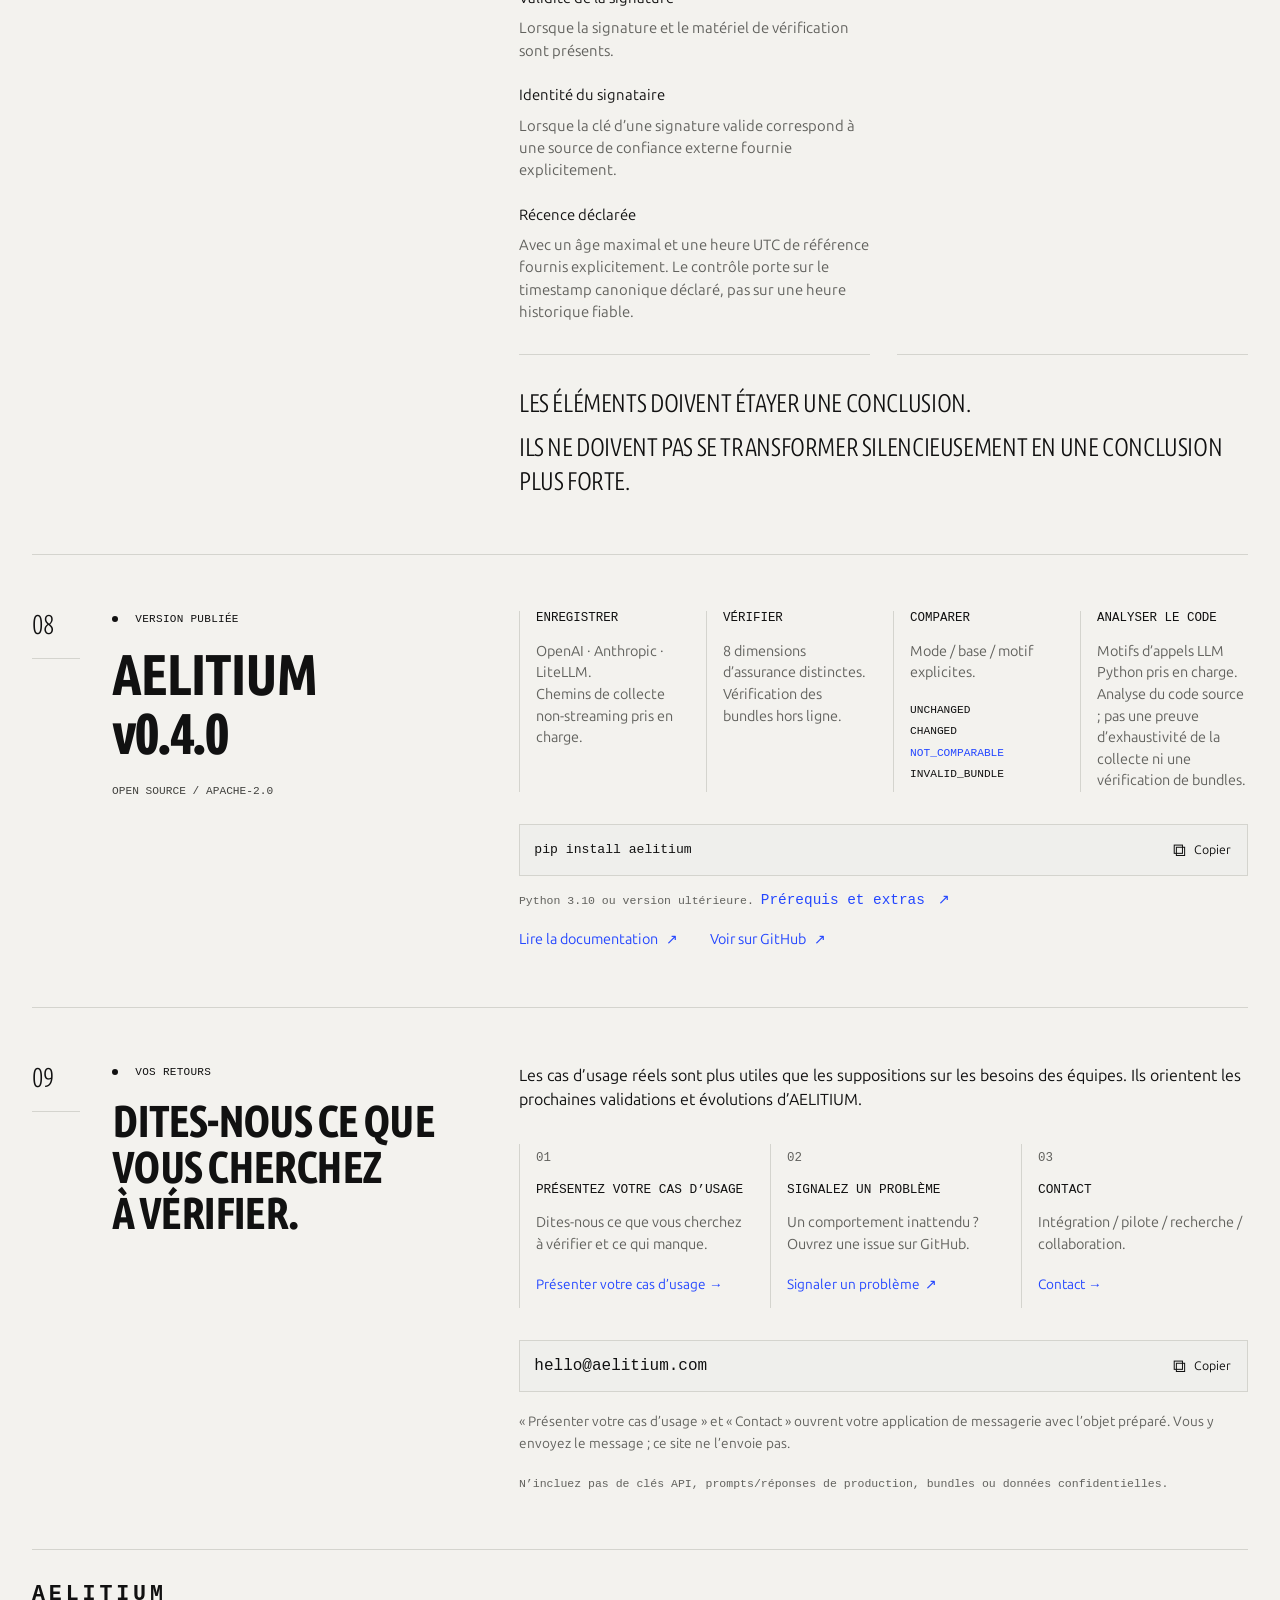
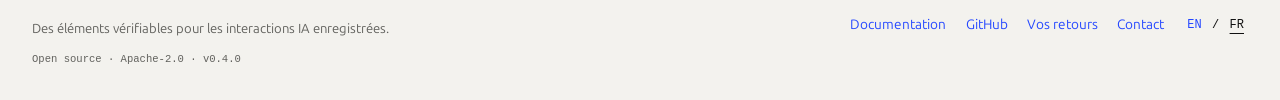
<file: fr/index.html>
<!doctype html>
<html lang="fr">
<head>
<meta charset="utf-8">
<meta name="viewport" content="width=device-width, initial-scale=1">
<title>AELITIUM : Des éléments vérifiables pour les interactions IA enregistrées</title>
<meta name="description" content="Vérifiez les éléments conservés des interactions IA hors ligne, selon des règles explicites et des limites de comparaison visibles. AELITIUM v0.4.0.">
<link rel="canonical" href="https://aelitium.com/fr/">
<link rel="alternate" hreflang="en" href="https://aelitium.com/">
<link rel="alternate" hreflang="fr" href="https://aelitium.com/fr/">
<link rel="alternate" hreflang="x-default" href="https://aelitium.com/">
<link rel="icon" href="/assets/favicon.svg" type="image/svg+xml">
<link rel="stylesheet" href="/assets/site.css">
<script src="/assets/site.js?v=guided-20260926" defer>
</script>
</head>
<body id="top">
<a class="skip-link" href="#main">Aller au contenu</a>
<header class="site-header">
<div class="header-inner">
<a class="wordmark" href="#top">AELITIUM</a>
<span class="header-meta">EVIDENCE LAYER / v0.4.0</span>
<button type="button" id="menu-toggle" aria-controls="site-nav" aria-expanded="false" hidden>Menu <span aria-hidden="true">☰</span>
</button>
<nav id="site-nav" aria-label="Navigation principale">
<a href="#product">Produit</a>
<a href="#records">Fonctionnement</a>
<a href="https://github.com/aelitium-dev/aelitium-v3/tree/v0.4.0/docs">Documentation</a>
<a href="https://github.com/aelitium-dev/aelitium-v3">GitHub</a>
<a href="#feedback">Vos retours</a>
<div class="languages" aria-label="Langue">
<a href="/" lang="en" hreflang="en" >EN</a>
<span aria-hidden="true">/</span>
<a href="/fr/" lang="fr" hreflang="fr" aria-current=page>FR</a>
</div>
<a class="button primary nav-install" href="#release">Installer AELITIUM →</a>
</nav>
</div>
</header>
<main id="main" tabindex="-1">
<section class="chapter hero" id="product" aria-labelledby="product-title">
<div class="chapter-number" aria-hidden="true">01</div>
<div class="chapter-intro">
<p class="eyebrow">
<span class="mobile-number">01 / </span>Des éléments vérifiables pour les interactions IA enregistrées</p>
<h1 id="product-title">APRÈS UNE INTERACTION IA, POUVEZ-VOUS VÉRIFIER CE QUI A ÉTÉ ENREGISTRÉ ?</h1>
<p class="intro">AELITIUM transforme les interactions IA enregistrées en éléments que vous pouvez vérifier plus tard. La vérification s’effectue hors ligne, selon des règles explicites de vérification et de comparaison.</p>
<div class="actions">
<a class="button primary" id="explore" href="#inspector">Explorer un exemple <span aria-hidden="true">→</span>
</a>
<a class="button" href="#release">Installer AELITIUM</a>
</div>
<div class="copy-group">
<div class="command">
<code id="hero-install" tabindex="0">pip install aelitium</code>
<button type="button" data-copy-target="hero-install" aria-label="Copier la commande">
<span aria-hidden="true">⧉</span> Copier</button>
</div>
<p class="copy-status" role="status">
</p>
</div>
<a class="text-link" href="#feedback">Présentez-nous votre cas d’usage <span aria-hidden="true">↗</span>
</a>
</div>
<div class="chapter-body">
<div class="inspector" id="inspector">
<div class="panel-heading">
<h2>Examiner une exécution LLM enregistrée</h2>
<span class="micro">Exemple préparé · AELITIUM v0.4.0</span>
</div>
<p class="micro example-context">Votre équipe plateforme examine une exécution LLM conservée. Consultez la requête et la réponse, puis observez ce qui se passe quand une copie est modifiée.</p>
<p class="example-note">Exemple synthétique en français. Résultats précalculés de la version publiée ; aucun vérificateur ne s’exécute dans ce navigateur. <a href="/assets/examples/fr/provenance.json">Provenance ↗</a>
</p>
<p class="connection-status" role="status">Données de l’exemple indisponibles</p>
<div class="inspector-steps">
 <details class="inspector-step" open>
<summary>
<span class="step-index">01</span> Interaction enregistrée</summary>
<p class="micro">Requête, réponse et contexte enregistrés. Sélectionnez un champ.</p>
<div class="record-fields">
<button type="button" class="record-field" data-field="request" aria-pressed="false" disabled>
<span class="field-label">Requête</span>
<span data-record="request">—</span>
</button>
<button type="button" class="record-field" data-field="response" aria-pressed="false" disabled>
<span class="field-label">Réponse</span>
<span data-record="response">—</span>
</button>
<button type="button" class="record-field" data-field="model" aria-pressed="false" disabled>
<span class="field-label">Modèle</span>
<span data-record="model">—</span>
</button>
<button type="button" class="record-field" data-field="parameters" aria-pressed="false" disabled>
<span class="field-label">Paramètres</span>
<span data-record="parameters">—</span>
</button>
<button type="button" class="record-field" data-field="time" aria-pressed="false" disabled>
<span class="field-label">Date déclarée</span>
<span data-record="time">—</span>
</button>
</div>
</details>
 <details class="inspector-step" id="canonical-step">
<summary>
<span class="step-index">02</span> Représentation canonique</summary>
<p class="micro">ai_canonical.json · UTF-8</p>
<div id="byte-grid" class="byte-grid" tabindex="0" role="region" aria-label="Matrice des octets sérialisés">
</div>
<p id="byte-selection" class="micro" role="status">Sélectionnez un champ pour examiner ses octets sérialisés.</p>
<details class="explanation">
<summary>Comment ces éléments sont-ils construits ?</summary>
<p>Cette matrice montre le contenu canonique complet de record-a, sans le saut de ligne final du fichier. Les zones surlignées correspondent aux offsets UTF-8 exacts des valeurs sérialisées de premier niveau, pas aux octets d’une empreinte.</p>
<p>La requête sélectionne /prompt, une chaîne JSON contenant les messages enregistrés. Aucun paramètre supplémentaire n’a été fourni dans cet exemple ; la sélection « Paramètres » n’a donc pas de plage d’octets.</p>
<a class="text-link" href="/assets/examples/fr/record-a/ai_canonical.json">Lire l’objet source <span aria-hidden="true">↗</span>
</a>
</details>
</details>
 <details class="inspector-step" id="derived-step">
<summary>
<span class="step-index">03</span> Empreintes dérivées</summary>
<p class="micro">Empreintes calculées à partir d’éléments enregistrés définis.</p>
<div id="derived-hashes">
</div>
<details class="explanation">
<summary>Que couvre chaque empreinte ?</summary>
<dl class="coverage">
<dt>ai_hash_sha256</dt>
<dd>Contenu canonique complet ; référence d’intégrité dans ai_manifest.json.</dd>
<dt>request_hash</dt>
<dd>Modèle et messages enregistrés sélectionnés.</dd>
<dt>response_hash</dt>
<dd>Contenu de la réponse et modèle enregistrés sélectionnés.</dd>
<dt>invocation_identity_hash</dt>
<dd>Format versionné, surface, mode et champs de requête sélectionnés. Il ne s’agit pas de l’identité complète de l’invocation réelle.</dd>
</dl>
</details>
</details>
</div>
</div>
</div>
</section>
<div class="metadata-strip">
<span>OPEN SOURCE / APACHE-2.0 / v0.4.0</span>
<span>ÉLÉMENTS ENREGISTRÉS / ASSURANCE EXPLICITE / LIMITES EXPLICITES</span>
</div>
<section class="chapter " id="records" aria-labelledby="records-title">
<div class="chapter-number" aria-hidden="true">02</div>
<div class="chapter-intro">
<p class="eyebrow">
<span class="mobile-number">02 / </span>Des enregistrements vérifiables</p>
<h2 id="records-title">CONSERVER DES ENREGISTREMENTS EST UTILE. POUVOIR LES VÉRIFIER L’EST ENCORE PLUS.</h2>
<p class="intro">AELITIUM ajoute des contrôles définis aux enregistrements d’interactions IA que vous conservez.</p>
</div>
<div class="chapter-body">
<p class="eyebrow">Essayez une modification</p>
<h3>Que se passe-t-il lorsqu’une valeur conservée ne correspond plus ?</h3>
<p class="">Changez la réponse dans cet exemple préparé pour voir le résultat du contrôle enregistré.</p>
<div class="modify-grid">
<div>
<h4>Éléments conservés</h4>
<p class="micro">Réponse enregistrée</p>
<div class="sample-text" lang="fr">Le rapport relève trois risques opérationnels.</div>
<p class="micro">Empreinte attendue du contenu</p>
<div id="expected-hash">—</div>
</div>
<div>
<h4>Contenu examiné</h4>
<label class="micro" for="modify-choice">Réponse préparée</label>
<select id="modify-choice" disabled>
<option value="record-a">Originale : trois risques opérationnels</option>
<option value="record-a-modified">Modifiée : quatre risques opérationnels</option>
</select>
<div class="sample-text" id="modified-response" lang="fr">Le rapport relève trois risques opérationnels.</div>
<p class="micro">Empreinte recalculée du contenu</p>
<div id="recomputed-hash">—</div>
</div>
</div>
<div class="result-panel" aria-live="polite">
<p class="eyebrow">Intégrité du contenu</p>
<strong class="verdict" data-state="UNAVAILABLE" id="modify-state">Données de l’exemple indisponibles</strong>
<p id="modify-explanation">
</p>
<p class="micro" id="modify-reason">
</p>
</div>
<button type="button" class="text-button" id="reset-example" disabled>Réinitialiser l’exemple ↺</button>
<p class="boundary">Ce résultat n’établit pas quand, pourquoi ou par qui un enregistrement a changé. Le manifeste attendu et les empreintes conservées restent fixes.</p>
</div>
</section>
<section class="chapter " id="assurance" aria-labelledby="assurance-title">
<div class="chapter-number" aria-hidden="true">03</div>
<div class="chapter-intro">
<p class="eyebrow">
<span class="mobile-number">03 / </span>Assurance</p>
<h2 id="assurance-title">DES QUESTIONS DIFFÉRENTES. DES ÉTATS DIFFÉRENTS.</h2>
<p class="intro">AELITIUM distingue les propriétés au lieu de les regrouper dans une affirmation unique d’authenticité.</p>
<a class="text-link" href="https://github.com/aelitium-dev/aelitium-v3/blob/v0.4.0/docs/TRUST_BOUNDARY.md">En savoir plus sur le modèle d’assurance <span aria-hidden="true">↗</span>
</a>
</div>
<div class="chapter-body">
<p class="connection-status" data-assurance-availability role="status">Données de l’exemple indisponibles</p>
<div class="assurance-layout">
<div>
<h3 class="eyebrow">Contrôle des éléments : exemple</h3>
<details class="assurance-row">
<summary>
<span class="row-number">01</span>
<span>Intégrité du contenu</span>
<code class="property-state" data-state="UNAVAILABLE" data-property="payload_integrity">—</code>
</summary>
<div class="assurance-description">
<code>payload_integrity</code>
<p data-property-description="payload_integrity" hidden>Le contenu canonique correspond à l’empreinte conservée dans le manifeste.</p>
</div>
</details>
<details class="assurance-row">
<summary>
<span class="row-number">02</span>
<span>Cohérence des champs de liaison</span>
<code class="property-state" data-state="UNAVAILABLE" data-property="binding_field_consistency">—</code>
</summary>
<div class="assurance-description">
<code>binding_field_consistency</code>
<p data-property-description="binding_field_consistency" hidden>Les champs d’empreinte de requête, de réponse et de liaison sont cohérents.</p>
</div>
</details>
<details class="assurance-row">
<summary>
<span class="row-number">03</span>
<span>Cohérence de l’identité d’invocation</span>
<code class="property-state" data-state="UNAVAILABLE" data-property="invocation_identity_consistency">—</code>
</summary>
<div class="assurance-description">
<code>invocation_identity_consistency</code>
<p data-property-description="invocation_identity_consistency" hidden>Les champs d’invocation correspondent à leur empreinte d’identité versionnée.</p>
</div>
</details>
<details class="assurance-row">
<summary>
<span class="row-number">04</span>
<span>Cohérence de la liaison d’invocation</span>
<code class="property-state" data-state="UNAVAILABLE" data-property="invocation_binding_consistency">—</code>
</summary>
<div class="assurance-description">
<code>invocation_binding_consistency</code>
<p data-property-description="invocation_binding_consistency" hidden>Les empreintes d’identité d’invocation et de réponse correspondent à leur liaison.</p>
</div>
</details>
<div id="extra-properties">
<details class="assurance-row">
<summary>
<span class="row-number">05</span>
<span>Validité de la signature</span>
<code class="property-state" data-state="UNAVAILABLE" data-property="signature_validity">—</code>
</summary>
<div class="assurance-description">
<code>signature_validity</code>
<p data-property-description="signature_validity" hidden>Ce bundle préparé ne contient pas de signature.</p>
</div>
</details>
<details class="assurance-row">
<summary>
<span class="row-number">06</span>
<span>Identité du signataire reconnue par la source de confiance</span>
<code class="property-state" data-state="UNAVAILABLE" data-property="trusted_signer_identity">—</code>
</summary>
<div class="assurance-description">
<code>trusted_signer_identity</code>
<p data-property-description="trusted_signer_identity" hidden>Ces données n’établissent pas d’identité de signataire reconnue.</p>
</div>
</details>
<details class="assurance-row">
<summary>
<span class="row-number">07</span>
<span>Récence déclarée</span>
<code class="property-state" data-state="UNAVAILABLE" data-property="freshness">—</code>
</summary>
<div class="assurance-description">
<code>freshness</code>
<p data-property-description="freshness" hidden>Aucune politique explicite de récence déclarée n’a été fournie.</p>
</div>
</details>
<details class="assurance-row">
<summary>
<span class="row-number">08</span>
<span>Autorisation</span>
<code class="property-state" data-state="UNAVAILABLE" data-property="authorization">—</code>
</summary>
<div class="assurance-description">
<code>authorization</code>
<p data-property-description="authorization" hidden>Non évaluée en v0.4.0.</p>
</div>
</details>
</div>
<button type="button" id="toggle-properties" class="wide-button" aria-controls="extra-properties" aria-expanded="true" hidden>Réduire la liste</button>
</div>
<details class="states">
<summary>À propos de ces états</summary>
<dl>
<div>
<dt>
<code>VALID</code>
</dt>
<dd>Le contrôle défini a réussi.</dd>
</div>
<div>
<dt>
<code>INVALID</code>
</dt>
<dd>Les éléments examinés ne satisfont pas le contrôle défini.</dd>
</div>
<div>
<dt>
<code>ABSENT</code>
</dt>
<dd>Les éléments nécessaires ne sont pas présents.</dd>
</div>
<div>
<dt>
<code>UNESTABLISHED</code>
</dt>
<dd>Les données disponibles ne permettent pas d’établir la propriété.</dd>
</div>
<div>
<dt>
<code>NOT_EVALUATED</code>
</dt>
<dd>Cette propriété n’a pas été évaluée.</dd>
</div>
</dl>
</details>
</div>
</div>
</section>
<section class="chapter " id="compare" aria-labelledby="compare-title">
<div class="chapter-number" aria-hidden="true">04</div>
<div class="chapter-intro">
<p class="eyebrow">
<span class="mobile-number">04 / </span>Comparer</p>
<h2 id="compare-title">TOUTE DIFFÉRENCE NE DOIT PAS DEVENIR UNE CONCLUSION.</h2>
<p class="intro">Comparez des enregistrements validés selon une base explicite. Refuser une comparaison peut parfois être le résultat le plus informatif.</p>
</div>
<div class="chapter-body">
<p class="example-note">Exemples synthétiques. Résultats précalculés de la version publiée ; aucun vérificateur ne s’exécute dans ce navigateur.</p>
<div class="comparisons">
<article class="comparison" data-comparison="changed">
<h3>A. Même identité de comparaison sélectionnée / réponses différentes</h3>
<div class="compare-hashes">
</div>
<div class="compare-result" aria-live="polite">
<strong class="verdict" data-state="UNAVAILABLE">Données de l’exemple indisponibles</strong>
</div>
</article>
<article class="comparison" data-comparison="not-comparable">
<h3>B. Identités de comparaison sélectionnées différentes</h3>
<div class="compare-hashes">
</div>
<div class="compare-result" aria-live="polite">
<strong class="verdict" data-state="UNAVAILABLE">Données de l’exemple indisponibles</strong>
</div>
</article>
</div>
<details class="other-scenarios">
<summary>Explorer deux autres scénarios préparés</summary>
<label for="compare-choice">Sélectionnez un exemple</label>
<select id="compare-choice" disabled>
<option value="unchanged">UNCHANGED</option>
<option value="invalid">INVALID_BUNDLE</option>
</select>
<article class="comparison" data-comparison="extra">
<h3>Exemple sélectionné</h3>
<div class="compare-hashes">
</div>
<div class="compare-result" aria-live="polite">
<strong class="verdict" data-state="UNAVAILABLE">Données de l’exemple indisponibles</strong>
</div>
</article>
</details>
<p class="boundary">CHANGED décrit les éléments enregistrés. Ce résultat ne démontre ni dérive du modèle, ni régression, ni faute du fournisseur, ni causalité.</p>
<a class="text-link" href="https://github.com/aelitium-dev/aelitium-v3/blob/v0.4.0/README.md#compare-validated-recorded-evidence">En savoir plus sur la comparaison <span aria-hidden="true">↗</span>
</a>
</div>
</section>
<section class="chapter " id="offline" aria-labelledby="offline-title">
<div class="chapter-number" aria-hidden="true">05</div>
<div class="chapter-intro">
<p class="eyebrow">
<span class="mobile-number">05 / </span>Vérifier hors ligne</p>
<h2 id="offline-title">EMPORTEZ LES ÉLÉMENTS À VÉRIFIER.</h2>
<p class="intro">Une fois le bundle disponible, la vérification peut s’effectuer hors ligne.</p>
</div>
<div class="chapter-body">
<ol class="offline-flow">
<li>
<span class="step-index">01</span>
<h3>APPLICATION IA / PRODUCTION</h3>
<p>Collecte par un chemin d’instrumentation pris en charge.</p>
</li>
<li>
<span class="step-index">02</span>
<h3>ÉLÉMENTS ENREGISTRÉS (via AELITIUM)</h3>
<p>Les éléments enregistrés sont conservés dans un bundle.</p>
<div class="file-pair">
<code>ai_canonical.json</code>
<code>ai_manifest.json</code>
</div>
</li>
<li>
<span class="step-index">03</span>
<h3>TRANSFERT</h3>
<p>Copiez le bundle dans un autre environnement.</p>
</li>
<li>
<span class="step-index">04</span>
<h3>EXAMEN HORS LIGNE</h3>
<p>Vérifiez les éléments disponibles hors ligne.</p>
</li>
</ol>
<div class="copy-group">
<div class="command">
<code id="verify-command" tabindex="0">aelitium verify-bundle ./bundle</code>
<button type="button" data-copy-target="verify-command" aria-label="Copier la commande">
<span aria-hidden="true">⧉</span> Copier</button>
</div>
<p class="copy-status" role="status">
</p>
</div>
<p class="boundary">Une fois le bundle disponible, cette étape de vérification ne nécessite pas d’accès au système de production. Le bundle contient les éléments enregistrés et les données utilisées par les contrats de vérification et de comparaison. Des données de confiance ou des paramètres de politique de vérification supplémentaires peuvent être fournis localement ; le bundle n’est pas lui-même une source de confiance externe.</p>
<a class="text-link" href="https://github.com/aelitium-dev/aelitium-v3/blob/v0.4.0/docs/AI_INTEGRITY_DEMO.md">En savoir plus sur la vérification hors ligne <span aria-hidden="true">↗</span>
</a>
</div>
</section>
<section class="chapter " id="use" aria-labelledby="use-title">
<div class="chapter-number" aria-hidden="true">06</div>
<div class="chapter-intro">
<p class="eyebrow">
<span class="mobile-number">06 / </span>Pour qui ?</p>
<h2 id="use-title">POUR LES ÉQUIPES QUI ONT BESOIN DE CES ÉLÉMENTS.</h2>
</div>
<div class="chapter-body">
<p class="">AELITIUM complète l’observabilité. Il ajoute des contrôles définis aux éléments conservés ; il ne remplace ni la journalisation ni le traçage.</p>
<div class="use-grid">
<article>
<span class="row-number">01</span>
<h3>DÉVELOPPER AVEC L’IA</h3>
<p>Conservez des éléments vérifiables issus des interactions IA enregistrées dans vos applications.</p>
<p class="micro audience">Développeurs · Équipes IA et plateformes · Produit et infrastructure.</p>
</article>
<article>
<span class="row-number">02</span>
<h3>EXAMINER LES ÉLÉMENTS TECHNIQUES</h3>
<p>Examinez les éléments conservés hors ligne une fois le bundle disponible, sans accès à la production pour cette étape de vérification.</p>
<p class="micro audience">Gouvernance · Audit interne · Sécurité · Équipes risques.</p>
</article>
<article>
<span class="row-number">03</span>
<h3>INVESTIGUER</h3>
<p>Inspectez ce qui a été enregistré après un incident ou un résultat inattendu. Comparez les enregistrements validés et examinez la relation précisément rapportée.</p>
<p class="micro audience">Réponse aux incidents · Investigation technique · Qualité et évaluation · Assurance client.</p>
</article>
</div>
</div>
</section>
<section class="chapter " id="boundaries" aria-labelledby="boundaries-title">
<div class="chapter-number" aria-hidden="true">07</div>
<div class="chapter-intro">
<p class="eyebrow">
<span class="mobile-number">07 / </span>Limites</p>
<h2 id="boundaries-title">LES ÉLÉMENTS ONT DES LIMITES. NOUS LES RENDONS VISIBLES.</h2>
<p class="intro">AELITIUM contrôle les éléments enregistrés. Il n’établit pas que la réponse de l’IA est vraie ni que toutes les interactions ont été enregistrées.</p>
</div>
<div class="chapter-body">
<div class="boundaries">
<details>
<summary>Ce qu’AELITIUM peut vérifier</summary>
<div class="disclosure-body">
<h3>Contrôles de cohérence sur les éléments fournis</h3>
<ul>
<li>Intégrité du contenu</li>
<li>Cohérence des champs de liaison</li>
<li>Cohérence de l’identité d’invocation</li>
<li>Cohérence de la liaison d’invocation</li>
</ul>
<p class="">Les éléments absents et les propriétés non évaluées sont indiqués séparément.</p>
<h3>Contrôles complémentaires lorsque les éléments ou paramètres nécessaires sont fournis</h3>
<dl class="conditions">
<dt>Validité de la signature</dt>
<dd>Lorsque la signature et le matériel de vérification sont présents.</dd>
<dt>Identité du signataire</dt>
<dd>Lorsque la clé d’une signature valide correspond à une source de confiance externe fournie explicitement.</dd>
<dt>Récence déclarée</dt>
<dd>Avec un âge maximal et une heure UTC de référence fournis explicitement. Le contrôle porte sur le timestamp canonique déclaré, pas sur une heure historique fiable.</dd>
</dl>
</div>
</details>
<details>
<summary>Ce que la vérification n’établit pas à elle seule</summary>
<div class="disclosure-body">
<p>À elle seule, la vérification n’établit pas :</p>
<ul>
<li>Exécution par le fournisseur.</li>
<li>Causalité de la réponse.</li>
<li>Exhaustivité de la collecte.</li>
<li>Vérité, exactitude ou sûreté de la réponse.</li>
<li>Identité complète de l’invocation réelle.</li>
<li>Réalité historique de l’événement.</li>
<li>Heure historique fiable.</li>
<li>Autorisation.</li>
<li>Conformité juridique.</li>
</ul>
<p>En v0.4.0, authorization est toujours <code>NOT_EVALUATED</code>.</p>
</div>
</details>
</div>
<p class="closing">LES ÉLÉMENTS DOIVENT ÉTAYER UNE CONCLUSION.<br>ILS NE DOIVENT PAS SE TRANSFORMER SILENCIEUSEMENT EN UNE CONCLUSION PLUS FORTE.</p>
</div>
</section>
<section class="chapter " id="release" aria-labelledby="release-title">
<div class="chapter-number" aria-hidden="true">08</div>
<div class="chapter-intro">
<p class="eyebrow">
<span class="mobile-number">08 / </span>Version publiée</p>
<h2 id="release-title">AELITIUM<br>v0.4.0</h2>
<p class="intro">OPEN SOURCE / APACHE-2.0</p>
</div>
<div class="chapter-body">
<div class="release-grid">
<article>
<h3>ENREGISTRER</h3>
<p>OpenAI · Anthropic · LiteLLM.<br>Chemins de collecte non-streaming pris en charge.</p>
</article>
<article>
<h3>VÉRIFIER</h3>
<p>8 dimensions d’assurance distinctes.<br>Vérification des bundles hors ligne.</p>
</article>
<article>
<h3>COMPARER</h3>
<p>Mode / base / motif explicites.</p>
<p class="machine-list">UNCHANGED<br>CHANGED<br>
<span class="blue">NOT_COMPARABLE</span>
<br>INVALID_BUNDLE</p>
</article>
<article>
<h3>ANALYSER LE CODE</h3>
<p>Motifs d’appels LLM Python pris en charge. Analyse du code source ; pas une preuve d’exhaustivité de la collecte ni une vérification de bundles.</p>
</article>
</div>
<div class="copy-group">
<div class="command">
<code id="release-install" tabindex="0">pip install aelitium</code>
<button type="button" data-copy-target="release-install" aria-label="Copier la commande">
<span aria-hidden="true">⧉</span> Copier</button>
</div>
<p class="copy-status" role="status">
</p>
</div>
<p class="micro">Python 3.10 ou version ultérieure. <a class="text-link" href="https://github.com/aelitium-dev/aelitium-v3/blob/v0.4.0/docs/INTEGRATION_CAPTURE.md">Prérequis et extras <span aria-hidden="true">↗</span>
</a>
</p>
<div class="release-links">
<a class="text-link" href="https://github.com/aelitium-dev/aelitium-v3/tree/v0.4.0/docs">Lire la documentation <span aria-hidden="true">↗</span>
</a>
<a class="text-link" href="https://github.com/aelitium-dev/aelitium-v3">Voir sur GitHub <span aria-hidden="true">↗</span>
</a>
</div>
</div>
</section>
<section class="chapter " id="feedback" aria-labelledby="feedback-title">
<div class="chapter-number" aria-hidden="true">09</div>
<div class="chapter-intro">
<p class="eyebrow">
<span class="mobile-number">09 / </span>Vos retours</p>
<h2 id="feedback-title">DITES-NOUS CE QUE VOUS CHERCHEZ À VÉRIFIER.</h2>
</div>
<div class="chapter-body">
<p class="">Les cas d’usage réels sont plus utiles que les suppositions sur les besoins des équipes. Ils orientent les prochaines validations et évolutions d’AELITIUM.</p>
<div class="feedback-grid">
<article>
<span class="row-number">01</span>
<h3>Présentez votre cas d’usage</h3>
<p>Dites-nous ce que vous cherchez à vérifier et ce qui manque.</p>
<a href="mailto:hello@aelitium.com?subject=%5BAELITIUM%20Feedback%5D" data-email="feedback" aria-describedby="email-client-note">Présenter votre cas d’usage →</a>
</article>
<article>
<span class="row-number">02</span>
<h3>Signalez un problème</h3>
<p>Un comportement inattendu ? Ouvrez une issue sur GitHub.</p>
<a class="text-link" href="https://github.com/aelitium-dev/aelitium-v3/issues">Signaler un problème <span aria-hidden="true">↗</span>
</a>
</article>
<article id="contact">
<span class="row-number">03</span>
<h3>Contact</h3>
<p>Intégration / pilote / recherche / collaboration.</p>
<a href="mailto:hello@aelitium.com?subject=%5BAELITIUM%20Contact%5D" data-email="contact" aria-describedby="email-client-note">Contact →</a>
</article>
</div>
<div class="copy-group">
<div class="command">
<code id="contact-email" tabindex="0">hello@aelitium.com</code>
<button type="button" data-copy-target="contact-email" aria-label="Copier l’adresse e-mail">
<span aria-hidden="true">⧉</span> Copier</button>
</div>
<p class="copy-status" role="status"></p>
</div>
<p class="boundary" id="email-client-note">« Présenter votre cas d’usage » et « Contact » ouvrent votre application de messagerie avec l’objet préparé. Vous y envoyez le message ; ce site ne l’envoie pas.</p>
<p class="micro">N’incluez pas de clés API, prompts/réponses de production, bundles ou données confidentielles.</p>
</div>
</section>
</main>
<footer class="site-footer">
<div>
<a class="wordmark" href="#top">AELITIUM</a>
<p>Des éléments vérifiables pour les interactions IA enregistrées.</p>
<p class="micro">Open source · Apache-2.0 · v0.4.0</p>
</div>
<nav aria-label="Pied de page">
<a href="https://github.com/aelitium-dev/aelitium-v3/tree/v0.4.0/docs">Documentation</a>
<a href="https://github.com/aelitium-dev/aelitium-v3">GitHub</a>
<a href="#feedback">Vos retours</a>
<a href="mailto:hello@aelitium.com?subject=%5BAELITIUM%20Contact%5D" data-email="contact" aria-describedby="email-client-note">Contact</a>
<div class="languages" aria-label="Langue">
<a href="/" lang="en" hreflang="en" >EN</a>
<span aria-hidden="true">/</span>
<a href="/fr/" lang="fr" hreflang="fr" aria-current=page>FR</a>
</div>
</nav>
</footer>
</body>
</html>
</file>
<file: assets/site.css>
@font-face{font-family:"Ubuntu Sans";src:url("fonts/UbuntuSans.ttf") format("truetype");font-style:normal;font-weight:100 900;font-stretch:75% 100%;font-display:swap}
:root{--paper:#F3F2EE;--ink:#111111;--muted:#62625e;--line:#d4d4ce;--blue:#2447FF;--selection:#e7ecff;--panel:#efefec;--sans:"Ubuntu Sans",Arial,sans-serif;--display:"Ubuntu Sans","Arial Narrow",Arial,sans-serif;--mono:"SFMono-Regular",Consolas,"Liberation Mono",monospace;--width:1480px}
*{box-sizing:border-box}html{scroll-behavior:smooth;scroll-padding-top:1rem}body{margin:0;background:var(--paper);color:var(--ink);font:1rem/1.5 var(--sans);-webkit-font-smoothing:antialiased}button,input,select,textarea{font:inherit;color:inherit}button,a,summary,input,select,textarea{-webkit-tap-highlight-color:transparent}button,summary{cursor:pointer}a{color:var(--blue);text-underline-offset:4px;text-decoration-thickness:1px}a:hover{text-decoration:underline}button:disabled{cursor:default;opacity:.65}button{background:none}h1,h2,h3,h4,p,dl{margin:0}p+p{margin-top:1rem}h1,h2{font-family:var(--display);font-stretch:condensed;font-weight:850;font-variation-settings:"wdth" 75;line-height:1.03;letter-spacing:-.035em;text-wrap:balance}h1{font-size:clamp(2.75rem,4.25vw,4.7rem)}h2{font-size:clamp(2.3rem,3.5vw,3.55rem)}h3{font-size:1.1rem;line-height:1.35;font-weight:550}h4{font: .8rem/1.4 var(--mono);text-transform:uppercase}code,.micro,.eyebrow,.machine-list{font-family:var(--mono)}code{font-size:.83em;overflow-wrap:anywhere}pre{white-space:pre-wrap;overflow-wrap:anywhere}img,svg{max-width:100%}[hidden]{display:none!important}:focus-visible{outline:3px solid var(--blue);outline-offset:4px}::selection{background:#ccd7ff;color:var(--ink)}.skip-link{position:fixed;top:-100px;left:1rem;z-index:20;padding:1rem;background:var(--ink);color:white}.skip-link:focus{top:1rem}
.site-header{border-bottom:1px solid var(--line)}.header-inner{max-width:var(--width);margin:auto;display:flex;align-items:center;gap:1.5rem;padding:1.15rem 2rem}.wordmark{font:bold 1.35rem var(--mono);letter-spacing:.18em;color:var(--ink);text-decoration:none}.header-meta{font:.65rem var(--mono);color:var(--muted);white-space:nowrap;border-left:1px solid var(--line);padding:1rem 0 1rem 1.5rem}.site-header nav{margin-left:auto;display:flex;align-items:center;gap:1.25rem}.site-header nav>a:not(.button){font-size:.8rem;color:var(--ink);text-decoration:none;padding:.8rem 0}.site-header nav a:hover{color:var(--blue)}.languages{display:flex;align-items:center;gap:.4rem;font:.75rem var(--mono)}.languages a{display:inline-flex;align-items:center;min-height:44px;padding:0 .25rem;text-decoration:none}.languages [aria-current]{color:var(--ink);text-decoration:underline;text-underline-offset:5px}.button{display:inline-flex;align-items:center;justify-content:center;gap:1.25rem;min-height:44px;border:1px solid var(--line);padding:.65rem 1rem;text-decoration:none;color:var(--ink);font-size:.88rem;line-height:1.35}.button:hover{border-color:var(--ink);text-decoration:none}.primary{background:var(--ink);border-color:var(--ink);color:var(--paper)}.primary:hover{background:#333;color:white!important}.nav-install{font-size:.78rem;white-space:nowrap}
main{max-width:var(--width);margin:auto;padding:0 2rem}.chapter{display:grid;grid-template-columns:3rem minmax(0,.9fr) minmax(0,1.75fr);gap:2rem;padding:3.5rem 0;border-bottom:1px solid var(--line)}.chapter>*{min-width:0}.chapter-number{font-family:var(--display);font-stretch:condensed;font-weight:300;font-size:1.7rem;line-height:1;border-bottom:1px solid var(--line);align-self:start;padding-bottom:1.25rem}.chapter-intro{padding-right:1rem}.eyebrow{font-size:.69rem;line-height:1.6;text-transform:uppercase;letter-spacing:.025em;margin-bottom:1.1rem}.chapter-intro>.eyebrow::before{content:"";display:inline-block;width:6px;height:6px;margin-right:.65rem;vertical-align:middle;border-radius:50%;background:var(--ink)}.intro{margin-top:1.25rem;line-height:1.5;color:#41413e;font-size:1.04rem}.chapter-intro>.text-link{display:inline-block;margin-top:1.5rem}.chapter-body>p:first-child{margin-bottom:1.3rem}.chapter-body>h3{margin-bottom:.65rem}.chapter-body>h3+p{color:var(--muted);margin-bottom:1.5rem}.hero{grid-template-columns:3rem minmax(0,1.08fr) minmax(0,1.7fr);padding-top:3.6rem;padding-bottom:3rem;border-bottom:0}.hero .chapter-intro{padding-right:0}.hero .eyebrow{font-size:.66rem}.actions{display:flex;flex-wrap:wrap;gap:.65rem;margin:1.6rem 0 1rem}.hero .actions .primary{flex:1}.hero .intro{max-width:39ch}.hero .copy-group{max-width:360px}.hero .chapter-intro>.text-link{margin-top:.5rem}.text-link,.text-button{font-size:.9rem;text-decoration:none}.text-link span{padding-left:.3rem}.text-button{color:var(--blue);min-height:44px;border:0;padding:.65rem 0;text-align:left}.micro{font-size:.72rem;line-height:1.65;color:var(--muted)}.metadata-strip{display:flex;justify-content:space-between;gap:1rem;padding:.85rem 0;border-top:1px solid var(--line);border-bottom:1px solid var(--line);font:.61rem/1.6 var(--mono);color:#51514e}.mobile-number{display:none}.blue{color:var(--blue)}
.panel-heading{display:flex;gap:.6rem;flex-wrap:wrap;justify-content:space-between;align-items:baseline;margin-bottom:.6rem}.panel-heading h2{font:500 .78rem var(--mono);letter-spacing:0;text-transform:uppercase}.panel-heading .micro{font-size:.62rem}.example-note{font-size:.77rem;line-height:1.5;color:var(--muted);margin-bottom:1.1rem}.connection-status{font-size:.8rem;margin-bottom:1rem;color:var(--muted)}.connection-status:empty{display:none}.inspector-steps{display:grid;grid-template-columns:1fr 1fr 1fr;gap:.9rem}.inspector-step{min-width:0;border-left:1px solid var(--line);padding-left:.85rem}.inspector-step>summary{display:block;font:500 .72rem/1.5 var(--mono);text-transform:uppercase;min-height:62px}.inspector-step>summary::after{display:none}.step-index{display:block;font:300 1.3rem var(--display);font-stretch:condensed;margin-bottom:.45rem}.inspector-step>p{margin:.6rem 0;font-size:.67rem}.record-fields{display:grid;gap:.35rem}.record-field{border:1px solid transparent;text-align:left;padding:.4rem .35rem;width:100%;border-radius:2px;font:.72rem/1.45 var(--mono);overflow-wrap:anywhere;min-height:44px}.record-field[aria-pressed=true]{background:var(--selection);border-color:#aabcfb;color:var(--blue)}.field-label{display:block;color:var(--muted);font-size:.65rem;margin-bottom:.22rem}.byte-grid{max-height:265px;overflow:auto;font:.58rem/1.8 var(--mono);margin:.6rem 0;background:#f1f0ec;scrollbar-width:thin}.byte-line{white-space:nowrap}.byte-offset{color:var(--muted);margin-right:.5rem}.byte{display:inline-block;padding:0 1px}.byte.selected{background:#c8d5ff;color:#001d85}.explanation{font-size:.78rem;margin-top:.75rem}.explanation summary{color:var(--blue);padding:.55rem 1rem .55rem 0;min-height:44px}.explanation summary::after{right:0}.explanation p{margin:.8rem 0}.coverage dt{font-size:.68rem;overflow-wrap:anywhere;margin-top:.75rem}.coverage dd{margin:.35rem 0;color:var(--muted)}.hash-block{min-width:0;margin:.4rem 0}.hash-label{display:block;color:var(--muted);font:.63rem/1.4 var(--mono);overflow-wrap:anywhere}.hash-display{display:flex;align-items:center;gap:.2rem;min-width:0}.hash-display code{font-size:.74rem;flex:1;min-width:0;overflow-wrap:anywhere;line-height:1.6}.hash-copy{flex-shrink:0;min-height:44px;min-width:36px;border:0;font-size:1.25rem}.full-hash{display:block;font: .72rem/1.7 var(--mono);overflow-wrap:anywhere;user-select:all;padding:.5rem;background:var(--panel)}.hash-block details{margin:.15rem 0}.hash-block summary{font-size:.64rem;color:var(--muted);padding:.2rem 1.1rem .2rem 0;min-height:28px}.hash-block summary::after{right:0}.hash-block .copy-status{font-size:.68rem}
summary{position:relative;list-style:none;min-height:44px;padding:.8rem 1.8rem .8rem 0}summary::-webkit-details-marker{display:none}summary::after{content:"+";position:absolute;right:.2rem;top:50%;transform:translateY(-50%);font:400 1.1rem var(--sans)}details[open]>summary::after{content:"−"}.copy-group{margin:.8rem 0}.command{display:flex;align-items:center;justify-content:space-between;gap:.5rem;background:var(--panel);border:1px solid var(--line);padding:.2rem .5rem .2rem .9rem;min-width:0}.command code{font-size:.82rem;user-select:all;min-width:0}.command button{border:0;padding:.5rem;min-height:44px;display:flex;align-items:center;gap:.5rem;font-size:.77rem}.command button span{font-size:1.1rem}.copy-status{font-size:.76rem;color:var(--muted);margin-top:.3rem}.copy-status:empty{display:none}.modify-grid{display:grid;grid-template-columns:1fr 1fr;gap:2rem;margin:1.6rem 0}.modify-grid>div+div{border-left:1px solid var(--line);padding-left:2rem}.modify-grid h4{margin-bottom:1rem}.sample-text{font:.87rem/1.65 var(--mono);padding:1rem;background:var(--panel);margin:.5rem 0 1rem;overflow-wrap:anywhere}.modify-grid label{display:block}.modify-grid select{font-size:.85rem;margin-top:.25rem}.result-panel{border-top:1px solid var(--line);border-bottom:1px solid var(--line);padding:1rem 0;margin:.5rem 0}.result-panel .eyebrow{margin-bottom:.4rem}.verdict{display:block;font:600 1.1rem/1.4 var(--mono);overflow-wrap:anywhere}.verdict::before{content:"";display:inline-block;background:currentColor;width:8px;height:8px;border-radius:50%;margin-right:.5rem;vertical-align:middle}.result-panel p:not(.eyebrow){font-size:.88rem;margin-top:.5rem}.boundary{font-size:.85rem;line-height:1.6;color:var(--muted);margin:1.2rem 0}.assurance-layout{display:grid;grid-template-columns:minmax(0,1.8fr) minmax(0,1fr);gap:1.5rem}.assurance-row{border-bottom:1px solid var(--line)}.assurance-row summary{display:grid;grid-template-columns:1.5rem minmax(0,1fr) minmax(0,.7fr);align-items:center;gap:.6rem;font-size:.82rem;line-height:1.35;padding:1rem 1.1rem 1rem 0}.row-number{font:.78rem var(--mono);color:var(--muted)}.property-state{font-size:.65rem;text-align:right;overflow-wrap:anywhere}.property-state::before{content:"• ";font-size:1rem}.assurance-description{padding:0 .6rem 1rem 2.1rem;font-size:.82rem;color:var(--muted)}.assurance-description>code{font-size:.74rem}.assurance-description p{margin-top:.5rem}.wide-button{border:0;background:var(--panel);padding:.9rem;width:100%;font-size:.85rem;min-height:44px;margin-top:1rem}.states{border-left:1px solid var(--line);padding-left:1.2rem}.states summary{font:.7rem var(--mono);text-transform:uppercase;padding-top:0;min-height:30px}.states dl>div{margin:1rem 0}.states dt{font-size:.86rem}.states dd{font-size:.78rem;line-height:1.5;color:var(--muted);margin:.2rem 0 0}
.comparisons{display:grid;grid-template-columns:1fr 1fr;gap:1.8rem}.comparison{min-width:0}.comparison+ .comparison{border-left:1px solid var(--line);padding-left:1.8rem}.comparison h3{font:500 .78rem/1.5 var(--mono);text-transform:uppercase;margin-bottom:1.15rem}.compare-pair{display:grid;grid-template-columns:1fr 1fr;gap:1rem;margin-bottom:.6rem}.compare-pair>div{min-width:0}.run-label{font:.67rem var(--mono);text-transform:uppercase}.compare-result{background:var(--panel);padding:.9rem;margin-top:1rem}.compare-result[data-state=NOT_COMPARABLE]{background:#e9edfb}.compare-result[data-state=NOT_COMPARABLE]>.verdict{color:var(--blue)}.compare-result .verdict{font-size:1rem}.compare-result p{font-size:.82rem;margin:.6rem 0}.compare-result dl{font:.65rem/1.7 var(--mono);overflow-wrap:anywhere}.compare-result dd{margin:0 0 .5rem}.compare-result dt{color:var(--muted);font-size:.6rem}.other-scenarios{border-top:1px solid var(--line);margin-top:1.5rem}.other-scenarios>summary{font-size:.87rem}.other-scenarios select{margin:.5rem 0 1rem}.other-scenarios .comparison{max-width:650px}.offline-flow{display:grid;grid-template-columns:repeat(4,minmax(0,1fr));list-style:none;padding:0;margin:0 0 1.4rem;gap:1.2rem}.offline-flow li{border-left:1px solid var(--line);padding-left:1rem;min-width:0}.offline-flow .step-index{margin-bottom:1rem}.offline-flow h3{font:.77rem/1.5 var(--mono);margin-bottom:.8rem}.offline-flow p{font-size:.88rem;color:var(--muted)}.file-pair{margin-top:1rem}.file-pair code{display:block;overflow-wrap:anywhere;font-size:.67rem}.offline-flow+.copy-group{max-width:500px}.use-grid{display:grid;grid-template-columns:repeat(3,minmax(0,1fr));gap:1.5rem;margin-top:2rem}.use-grid article{border-left:1px solid var(--line);padding-left:1rem}.use-grid h3{font:500 .85rem/1.4 var(--mono);margin:.65rem 0 1rem}.use-grid article>p:not(.micro){font-size:.9rem;color:#4a4a46}.audience{margin-top:1.4rem;line-height:1.9}.boundaries{display:grid;grid-template-columns:1fr 1fr;gap:1.7rem}.boundaries>details{border-top:1px solid var(--line);border-bottom:1px solid var(--line)}.boundaries>details>summary{font-size:1rem;padding-top:1.1rem;padding-bottom:1.1rem}.disclosure-body{padding:.8rem 0 1.4rem;font-size:.93rem}.disclosure-body h3{font-size:1rem}.disclosure-body ul{padding-left:1.2rem;color:#494944;line-height:1.7}.disclosure-body>p{color:var(--muted)}.disclosure-body h3:not(:first-child){border-top:1px solid var(--line);padding-top:1.5rem;margin-top:1.5rem}.conditions dt{margin-top:1.4rem}.conditions dd{margin:.5rem 0;color:var(--muted)}.closing{font-family:var(--display);font-stretch:condensed;font-weight:350;font-size:clamp(1.4rem,2vw,2.1rem);line-height:1.3;margin-top:2rem;letter-spacing:-.015em}.closing br{display:block;content:"";margin-bottom:.7rem}.release-grid{display:grid;grid-template-columns:repeat(4,minmax(0,1fr));gap:1.2rem}.release-grid article{border-left:1px solid var(--line);padding-left:1rem}.release-grid h3{font:.78rem var(--mono);margin-bottom:1rem}.release-grid p{font-size:.9rem;color:var(--muted)}.release-grid .machine-list{font-size:.7rem;line-height:1.9;color:var(--ink)}#release h2{font-size:clamp(3.1rem,4.5vw,4.8rem);text-wrap:initial}#release .intro{font:.7rem var(--mono)}#release .copy-group{margin-top:2rem}.release-links{display:flex;gap:2rem;margin-top:1rem}.feedback-grid{display:grid;grid-template-columns:repeat(3,minmax(0,1fr));gap:1.5rem;margin:2rem 0}.feedback-grid article{border-left:1px solid var(--line);padding-left:1rem}.feedback-grid h3{font:.8rem/1.5 var(--mono);text-transform:uppercase;margin:.8rem 0}.feedback-grid p{font-size:.9rem;color:var(--muted)}.feedback-grid a{display:inline-flex;align-items:center;min-height:44px;font-size:.85rem;text-decoration:none;margin-top:.5rem}.local-notice{padding:1rem;background:var(--panel);border-left:2px solid #74746c;margin:1.5rem 0 .8rem;font-size:.85rem}.local-notice p{margin-top:.5rem;color:var(--muted)}#feedback-flow{border-top:1px solid var(--line);margin-top:2rem;padding-top:1.5rem}.flow-progress{font:.75rem var(--mono);color:var(--muted);margin-bottom:1rem}fieldset{border:0;padding:0;margin:0;min-width:0}legend{font-size:1.2rem;padding:0;margin-bottom:1rem;font-weight:500}.radio-options{display:grid;grid-template-columns:1fr 1fr;gap:.7rem}.radio-options label{border:1px solid var(--line);padding:.7rem;display:flex;align-items:center;gap:.4rem;min-height:48px;font-size:.9rem;cursor:pointer}.radio-options label:has(input:checked){background:var(--selection);border-color:var(--blue)}input[type=radio],input[type=checkbox]{accent-color:var(--blue);width:18px;height:18px;flex-shrink:0}select,textarea,input[type=text]{width:100%;max-width:100%;background:var(--paper);border:1px solid var(--muted);border-radius:0;padding:.7rem;min-height:44px}textarea{resize:vertical;display:block;margin:.5rem 0 1rem}.opt-in{display:flex;align-items:center;gap:.5rem;min-height:44px;font-size:.9rem}.flow-controls{display:flex;flex-wrap:wrap;gap:1rem;margin-top:1.5rem}.flow-controls .text-button{margin-left:auto}.site-footer{max-width:var(--width);margin:auto;padding:2rem;display:flex;justify-content:space-between;gap:2rem}.site-footer p{font-size:.82rem;color:var(--muted);margin-top:.75rem}.site-footer .micro{font-size:.66rem}.site-footer nav{display:flex;align-items:center;gap:1.2rem;flex-wrap:wrap}.site-footer nav>a{font-size:.85rem;min-height:44px;display:flex;align-items:center;text-decoration:none}
@media(min-width:1600px){.chapter{gap:2.5rem}.hero .chapter-intro{padding-right:1rem}}
@media(max-width:1250px){.header-meta{display:none}.chapter{gap:1.4rem;grid-template-columns:2rem minmax(0,.9fr) minmax(0,1.6fr)}.hero{grid-template-columns:2rem minmax(0,.8fr) minmax(0,1.3fr)}.hero h1{font-size:3rem}.inspector-steps{grid-template-columns:1fr}.inspector-step{border-left:0;border-top:1px solid var(--line);padding-left:0}.inspector-step>summary{min-height:44px;display:flex;align-items:center;gap:.7rem;padding-right:1.5rem}.inspector-step>summary::after{display:block}.step-index{display:inline-block;margin:0}.record-fields{grid-template-columns:1fr 1fr}.record-field:first-child,.record-field:nth-child(2){grid-column:1/-1}.byte-grid{font-size:.7rem}.inspector-step>p{font-size:.73rem}.assurance-layout{grid-template-columns:1fr}.states{border-left:0;border-top:1px solid var(--line);padding:1rem 0 0}.states dl{display:grid;grid-template-columns:1fr 1fr;gap:.3rem 1rem}.comparisons{grid-template-columns:1fr}.comparison+.comparison{border-left:0;border-top:1px solid var(--line);padding:1.6rem 0 0}.offline-flow{grid-template-columns:1fr 1fr}.release-grid{grid-template-columns:1fr 1fr;gap:1.5rem}.boundaries{grid-template-columns:1fr;gap:0}.use-grid,.feedback-grid{gap:1rem}.site-header nav{gap:1rem}}
@media(max-width:1000px){.header-inner{padding:1rem 1.5rem;flex-wrap:wrap}.site-header nav{gap:1rem}.site-header .nav-install{display:none}main{padding:0 1.5rem}.chapter,.hero{grid-template-columns:1.7rem minmax(0,.8fr) minmax(0,1fr);gap:1.25rem}.chapter-intro{padding-right:0}h2{font-size:2.65rem}.hero h1{font-size:2.85rem}.use-grid,.feedback-grid{grid-template-columns:1fr}.use-grid article,.feedback-grid article{padding:1.2rem 0;border-left:0;border-top:1px solid var(--line)}.audience{margin-top:.8rem}.feedback-grid{margin:1rem 0}.assurance-row summary{grid-template-columns:1.2rem 1fr}.property-state{grid-column:2;text-align:left}.modify-grid{grid-template-columns:1fr;gap:1.5rem}.modify-grid>div+div{border-left:0;border-top:1px solid var(--line);padding:1.5rem 0 0}.radio-options{grid-template-columns:1fr}}
@media(max-width:760px){html{scroll-padding-top:.75rem}.header-inner{position:relative;padding:1.15rem 1.4rem;justify-content:space-between}.wordmark{font-size:1.2rem}.site-header nav{flex-basis:100%;display:flex;flex-wrap:wrap;margin:0;gap:.35rem 1.1rem}.js #menu-toggle{display:flex;align-items:center;gap:.6rem;min-height:44px;border:0;font:.8rem var(--mono);padding:.5rem 0 .5rem .6rem}.js #site-nav{display:none}.js #site-nav.is-open{display:flex}.site-header nav>a:not(.button){padding:.7rem .15rem;min-height:44px}.site-header .nav-install{display:flex}.site-header nav .languages{margin-left:auto}main{padding:0 1.4rem}.chapter,.hero{display:block;padding:2.4rem 0 2.8rem}.chapter-number{display:none}.mobile-number{display:inline}.chapter-intro>.eyebrow::before{display:none}.eyebrow,.hero .eyebrow{font-size:.69rem;line-height:1.6;margin-bottom:1.35rem}.chapter-intro{padding:0;margin-bottom:2rem}.hero .chapter-intro{margin-bottom:2.4rem}h1,.hero h1{font-size:clamp(2.5rem,10.6vw,3.8rem);line-height:1.02}h2{font-size:clamp(2.35rem,10vw,3.65rem);line-height:1.03}:lang(fr) h1,:lang(fr) h2{font-size:clamp(2.2rem,9.6vw,3.45rem)}.intro{font-size:1.08rem;line-height:1.5;margin-top:1.25rem}.actions{margin-top:1.7rem}.hero .actions .primary{width:100%;flex:auto;justify-content:space-between}.hero .actions>.button:not(.primary){width:100%}.hero .copy-group{max-width:none}.hero .chapter-intro>.text-link{margin-top:.75rem;min-height:44px}.metadata-strip{flex-direction:column;font-size:.59rem;padding:1rem 0}.inspector{border-top:1px solid var(--line);padding-top:1.4rem}.panel-heading{display:block}.panel-heading h2{font-size:.87rem;margin-bottom:.5rem}.panel-heading .micro{font-size:.65rem}.example-note{font-size:.8rem}.inspector-steps{gap:0}.inspector-step>summary{font-size:.8rem;min-height:62px;gap:.9rem}.inspector-step .step-index{display:inline-flex;align-items:center;justify-content:center;width:28px;height:28px;flex-shrink:0;background:var(--ink);color:var(--paper);border-radius:50%;font-size:.8rem}.record-fields{display:block;padding:0 0 1.2rem}.record-field{font-size:.85rem;padding:.65rem .55rem}.field-label{font-size:.72rem}.inspector-step>p{font-size:.75rem}.byte-grid{font-size:.66rem;max-height:280px;margin:1rem 0}.explanation{font-size:.87rem;margin-bottom:1rem}.hash-label{font-size:.7rem}.hash-display code{font-size:.82rem}.hash-copy{min-width:44px}.hash-block summary{font-size:.72rem;min-height:44px}.hash-block{margin:.6rem 0}.command{padding-left:.75rem}.command code{font-size:.78rem}.command button{font-size:.75rem;padding:.4rem .25rem}.modify-grid{margin-top:1.5rem}.sample-text{font-size:.92rem}.assurance-row summary{grid-template-columns:1.4rem minmax(0,1fr);font-size:1rem;gap:.65rem;padding:1.1rem 1.6rem 1.1rem 0}.property-state{font-size:.75rem}.assurance-description{padding-left:2rem;font-size:.9rem}.assurance-description>code{font-size:.7rem}.states{margin-top:1rem}.states summary{font-size:.8rem;min-height:44px;padding-top:.6rem}.states dl{display:block}.states dl>div{margin:1.4rem 0}.states dd{font-size:.92rem}.states dt{font-size:1rem}.wide-button{font-size:.92rem;padding:1rem}.comparisons{gap:2rem}.comparison h3{font-size:.84rem;line-height:1.6}.compare-result{padding:1rem}.compare-result .verdict{font-size:1.05rem}.compare-result p{font-size:.92rem}.compare-result dl{font-size:.73rem}.compare-result dt{font-size:.66rem}.compare-pair{gap:1rem}.offline-flow{grid-template-columns:1fr;gap:0}.offline-flow li{position:relative;padding:0 0 2rem 2.75rem;border-left:1px solid var(--line);margin-left:.8rem}.offline-flow .step-index{position:absolute;left:-.9rem;top:0;display:flex;align-items:center;justify-content:center;border-radius:50%;background:var(--ink);color:var(--paper);font: .75rem var(--mono);width:28px;height:28px}.offline-flow h3{font-size:.82rem;margin-bottom:.8rem}.offline-flow p{font-size:1rem}.file-pair code{font-size:.8rem}.use-grid{margin-top:1.5rem}.use-grid h3{font-size:.94rem}.use-grid article>p:not(.micro){font-size:1rem}.audience{font-size:.78rem;line-height:1.9}.boundaries>details>summary{font-size:1rem;padding:1.4rem 1.5rem 1.4rem 0}.disclosure-body{font-size:1rem;line-height:1.65}.disclosure-body h3{font-size:1rem;line-height:1.6}.disclosure-body li{margin:.55rem 0}.closing{font-size:1.8rem;line-height:1.3;margin-top:2rem;padding-top:1.5rem;border-top:1px solid var(--line)}.closing br{margin-bottom:1rem}.release-grid{grid-template-columns:1fr;gap:0}.release-grid article{border-left:0;border-top:1px solid var(--line);padding:1.5rem 0}.release-grid h3{font-size:.87rem;margin-bottom:1rem}.release-grid p{font-size:1.05rem}.release-grid .machine-list{font-size:.85rem}#release h2{font-size:4rem}#release .intro{font-size:.75rem}#release .copy-group{margin-top:.5rem}.release-links{flex-direction:column;gap:0}.release-links a{padding:1rem 0;border-bottom:1px solid var(--line);display:flex;justify-content:space-between}.feedback-grid article{padding:1.5rem 0}.feedback-grid h3{font-size:.87rem}.feedback-grid p{font-size:1rem}.feedback-grid a{font-size:.9rem}.local-notice{font-size:.9rem}.flow-controls .text-button{margin-left:0}.site-footer{display:block;padding:2rem 1.4rem}.site-footer nav{margin-top:1.5rem;gap:.65rem 1rem}.site-footer .languages{margin-left:auto}}
@media(prefers-reduced-motion:reduce){html{scroll-behavior:auto}*,*::before,*::after{animation:none!important;transition:none!important}}
/* Text enlargement must reflow long labels and navigation, including FR. */
body{overflow-wrap:anywhere}
.header-inner,.site-header nav{flex-wrap:wrap;min-width:0}
.site-header nav{max-width:100%}
/* Keep the keyboard-only link clipped until focus, including full-page captures. */
.skip-link{top:0;left:0;width:1px;height:1px;padding:0;overflow:hidden;clip-path:inset(50%);white-space:nowrap}
.skip-link:focus{top:1rem;left:1rem;width:auto;height:auto;padding:1rem;clip-path:none}
/* Compare reads identity A/B, response A/B, then the recorded outcome. */
.comparison-dimension + .comparison-dimension{border-top:1px solid var(--line);padding-top:1.25rem;margin-top:1.25rem}
.comparison-dimension h4{font-size:.85rem;line-height:1.5}
.hash-relation{font-size:1rem;font-weight:550;margin:.5rem 0 .9rem}
.comparison-note{font-size:.875rem;line-height:1.6;color:var(--muted);margin:.7rem 0}
#derived-hashes>.hash-block{padding:.45rem}
#derived-hashes>.selected-derived{background:var(--selection);box-shadow:inset 3px 0 var(--blue)}
.derived-selection{display:block;font-size:.75rem;font-weight:550;color:var(--blue);margin-bottom:.5rem}
/* R2: the initial comparison ends at its outcome; technical data follows on demand. */
.comparison-details{border-top:1px solid var(--line);margin-top:1rem}
.comparison-details>summary{min-height:44px;padding:.75rem 1.5rem .75rem 0;font-size:.875rem}
.comparison-details .full-hash{flex:1;min-width:0;font-size:.875rem;line-height:1.6}
.comparison-details .hash-copy{min-width:44px;min-height:44px;flex-shrink:0}
.comparison-metadata{margin-top:1.25rem;border-top:1px solid var(--line);padding-top:.75rem;font:.875rem/1.6 var(--mono)}
.comparison-metadata dt{margin-top:.6rem;color:var(--muted)}
.comparison-metadata dd{margin:0;overflow-wrap:anywhere}
/* Functional state colors and distinct markers; the state name always remains visible. */
:root{--invalid:#A52A2A}
.verdict,.property-state{color:var(--muted)}
.verdict::before,.property-state::before{content:"…";display:inline-block;width:1em;height:auto;background:none;border-radius:0;margin-right:.4em;font-size:1em;text-align:center;vertical-align:baseline}
:is(.verdict,.property-state)[data-state=VALID]{color:var(--ink)}
:is(.verdict,.property-state)[data-state=VALID]::before{content:"●"}
:is(.verdict,.property-state):is([data-state=INVALID],[data-state=INVALID_BUNDLE]){color:var(--invalid)}
:is(.verdict,.property-state):is([data-state=INVALID],[data-state=INVALID_BUNDLE])::before{content:"×"}
:is(.verdict,.property-state)[data-state=ABSENT]::before{content:"○"}
:is(.verdict,.property-state)[data-state=UNESTABLISHED]::before{content:"◇"}
:is(.verdict,.property-state)[data-state=NOT_EVALUATED]::before{content:"–"}
.verdict[data-state=NOT_COMPARABLE]{color:var(--blue)}
.verdict[data-state=NOT_COMPARABLE]::before{content:"≠"}
.verdict:is([data-state=CHANGED],[data-state=UNCHANGED]){color:var(--ink)}
.verdict[data-state=CHANGED]::before{content:"≠"}
.verdict[data-state=UNCHANGED]::before{content:"="}
@media(max-width:760px){
  .compare-pair{grid-template-columns:minmax(0,1fr);gap:.8rem}
  .compare-pair>div+div{border-top:1px solid var(--line);padding-top:.8rem}
  .comparison-dimension h4,.comparison .run-label,.comparison .hash-label,.comparison .hash-display code,.comparison .full-hash,.comparison .hash-block summary,.comparison .micro,.compare-result dt,.compare-result dd{font-size:.875rem;line-height:1.6}
  .comparison .hash-copy{min-width:44px;min-height:44px}
  .comparison .hash-block summary{min-height:44px}
  .comparison .hash-display{flex-wrap:nowrap}
  .comparison .hash-display code{flex-basis:auto}
}

/* Reuse the approved copy control; keep the contact address readable on mobile. */
#contact-email{font-size:1rem}

/* Experience B is opt-in. Existing presentation A keeps its styles and layout. */
[data-experience=guided] .guided-instruction{font-size:1rem;font-weight:550;margin:1.25rem 0 .8rem}
[data-experience=guided] .guided-fields{display:grid;gap:.65rem}
[data-experience=guided] .guided-fields .record-field{font:1.05rem/1.5 var(--sans);padding:.85rem 1rem;border:1px solid var(--muted);border-radius:0;min-height:72px}
[data-experience=guided] .guided-fields .field-label{font:.875rem/1.5 var(--mono);color:var(--ink);margin-bottom:.4rem}
[data-experience=guided] .guided-fields [aria-pressed=true]{border-color:var(--blue);box-shadow:inset 3px 0 var(--blue);color:var(--ink)}
[data-experience=guided] .guided-evidence{display:grid;grid-template-columns:minmax(0,1fr) minmax(0,1fr);gap:1.25rem;margin:1.25rem 0}
[data-experience=guided] .guided-evidence>*{min-width:0}
[data-experience=guided] .guided-canonical{border-left:3px solid var(--muted);padding:.75rem;background:var(--panel)}
[data-experience=guided] .guided-evidence[data-available=true] .guided-canonical{border-color:var(--blue);background:var(--selection)}
[data-experience=guided] .guided-canonical h3{font:.875rem/1.5 var(--mono);margin-bottom:.65rem}
[data-experience=guided] #guided-byte-excerpt{display:block;white-space:pre-wrap;font:.875rem/1.6 var(--mono);color:var(--ink)}
[data-experience=guided] #guided-byte-range{font-size:.75rem;margin-top:.7rem;overflow-wrap:anywhere}
[data-experience=guided] .guided-selected-hash{margin:0;padding:.75rem;background:var(--selection);border-left:3px solid var(--blue)}
[data-experience=guided] #guided-primary-hash .hash-display{display:block}
[data-experience=guided] #guided-primary-hash .hash-copy{display:block;margin-left:auto}
[data-experience=guided] .hero .guided-evidence .copy-group{max-width:none}
[data-experience=guided] :is(.guided-evidence,.guided-modify,.guided-inspector-details) :is(.hash-label,.full-hash,.hash-display code,.hash-block summary){font-size:.875rem;line-height:1.6}
[data-experience=guided] .guided-selected-hash .full-hash{background:transparent;padding:.5rem 0}
[data-experience=guided] :is(.guided-evidence,.guided-modify,.guided-inspector-details) .hash-copy{min-width:44px;min-height:44px}
[data-experience=guided] :is(.guided-inspector-details,.guided-modify-reference){border-top:1px solid var(--line);border-bottom:1px solid var(--line)}
[data-experience=guided] :is(.guided-inspector-details,.guided-modify-reference)>summary{font-size:.875rem;min-height:48px}
[data-experience=guided] .inspector-steps{grid-template-columns:minmax(0,1fr);gap:0}
[data-experience=guided] .inspector-step{border:0;border-top:1px solid var(--line);padding:0}
[data-experience=guided] .inspector-step>summary{font-size:.875rem;min-height:48px;display:flex;align-items:center;gap:.75rem;padding-right:1.5rem}
[data-experience=guided] .inspector-step>summary::after{display:block}
[data-experience=guided] .inspector-step .step-index{display:none}
[data-experience=guided] .inspector-step .record-field{font-size:.875rem;cursor:default}
[data-experience=guided] .inspector-step .field-label{font-size:.8rem}
[data-experience=guided] .inspector-step>p{font-size:.8rem}
[data-experience=guided] .hash-block summary{min-height:44px}
[data-experience=guided] .guided-modify{margin:1.25rem 0}
[data-experience=guided] .guided-modify-actions{display:flex;flex-wrap:wrap;align-items:center;gap:.5rem 1.25rem;margin:.75rem 0}
[data-experience=guided] .guided-modify .sample-text{font-size:1rem;margin:.6rem 0}
[data-experience=guided] .guided-modify>.micro{font-size:.875rem;margin-top:1rem}
[data-experience=guided] .guided-modify-reference{margin-top:1rem}
[data-experience=guided] .guided-modify-reference h4{margin:.75rem 0}
[data-experience=guided] .guided-modify-reference .micro{font-size:.8rem}
[data-experience=guided] .guided-modify-reference #modify-reason{padding:.75rem 0;overflow-wrap:anywhere}
@media(max-width:1250px){[data-experience=guided] .guided-evidence{grid-template-columns:minmax(0,1fr)}}
@media(max-width:760px){[data-experience=guided] .guided-fields .record-field{font-size:1rem}}
</file>
